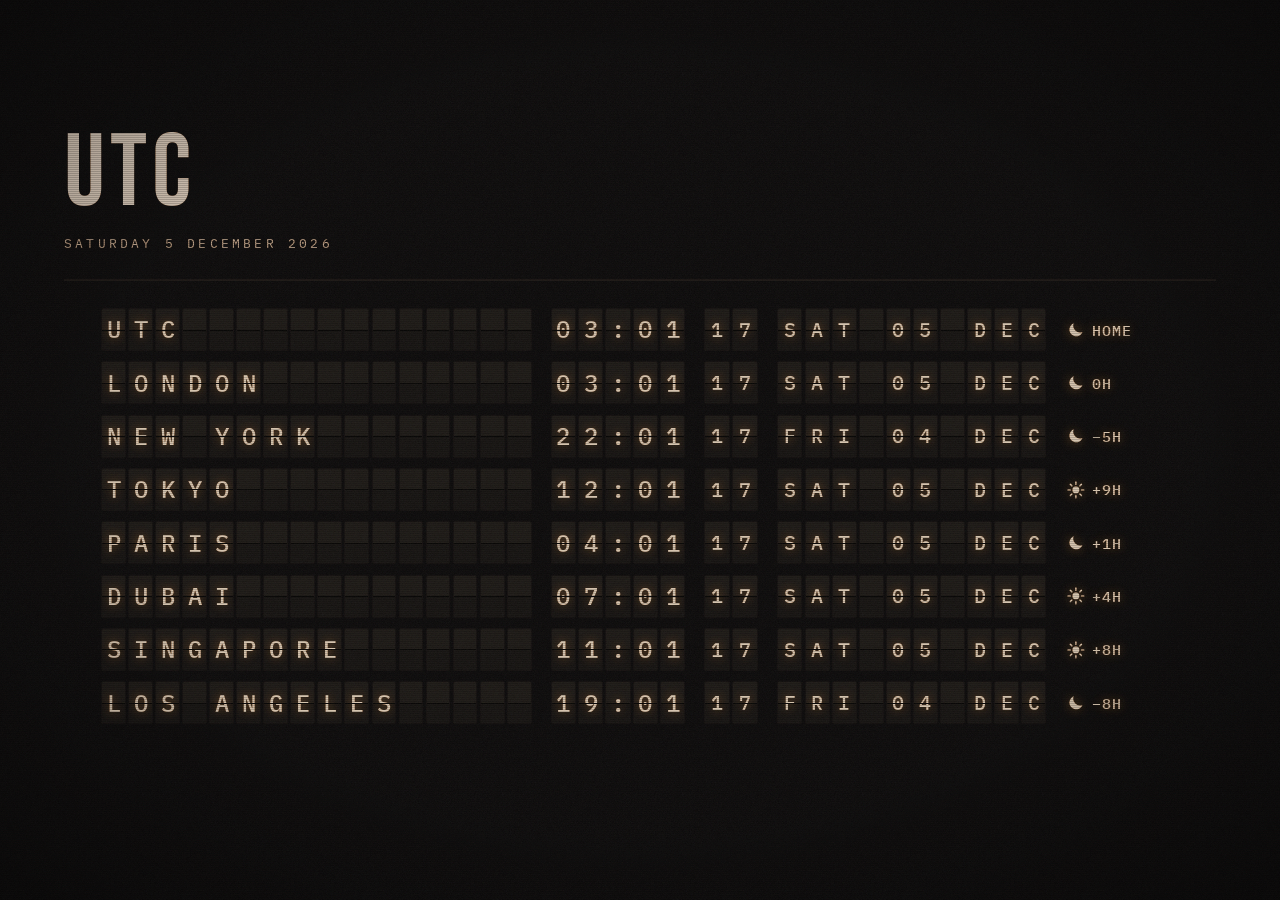
<file: app/src/main/assets/index.html>
<!DOCTYPE html>
<html lang="en">
<head>
<meta charset="UTF-8">
<meta name="viewport" content="width=device-width, initial-scale=1.0, viewport-fit=cover">
<meta name="theme-color" content="#080808">
<meta name="description" content="Split-Flap World Clock: an atmospheric split-flap departure board for world time">
<meta name="author" content="Shaz Moghaddam, London">
<meta name="mobile-web-app-capable" content="yes">
<meta name="apple-mobile-web-app-capable" content="yes">
<meta name="apple-mobile-web-app-status-bar-style" content="black-translucent">
<meta name="apple-mobile-web-app-title" content="Split-Flap">
<link rel="icon" href="data:image/svg+xml,%3Csvg xmlns='http://www.w3.org/2000/svg' viewBox='0 0 32 32'%3E%3Crect width='32' height='32' rx='7' fill='%230c0d0e'/%3E%3Crect x='5' y='6' width='10' height='20' rx='2' fill='%232a2b2d'/%3E%3Crect x='17' y='6' width='10' height='20' rx='2' fill='%232a2b2d'/%3E%3Crect x='5' y='6' width='10' height='9.5' rx='2' fill='%233a3b3e'/%3E%3Crect x='17' y='6' width='10' height='9.5' rx='2' fill='%233a3b3e'/%3E%3Cpath d='M4 16h24' stroke='%23050505' stroke-width='1.6'/%3E%3Crect x='5' y='27.5' width='22' height='1.6' rx='.8' fill='%23e05050'/%3E%3C/svg%3E">
<title>Split-Flap World Clock</title>

<style>
/* ── Self-hosted fonts ── */
@font-face {
  font-family: 'Bebas Neue';
  src: url('[data-uri]') format('woff2');
  font-weight: 400;
  font-style: normal;
  unicode-range: U+0100-024F, U+0259, U+1E00-1EFF, U+2020, U+20A0-20AB, U+20AD-20CF, U+2113, U+2C60-2C7F, U+A720-A7FF;
  font-display: block;
}
@font-face {
  font-family: 'Bebas Neue';
  src: url('[data-uri]') format('woff2');
  font-weight: 400;
  font-style: normal;
  font-display: block;
}
@font-face {
  font-family: 'IBM Plex Mono';
  src: url('[data-uri]') format('woff2');
  font-weight: 300;
  font-style: normal;
  font-display: block;
}
@font-face {
  font-family: 'IBM Plex Mono';
  src: url('[data-uri]') format('woff2');
  font-weight: 400;
  font-style: normal;
  font-display: block;
}
@font-face {
  font-family: 'IBM Plex Mono';
  src: url('[data-uri]') format('woff2');
  font-weight: 500;
  font-style: normal;
  font-display: block;
}
</style>


<style>
/* ─────────────────────────────────────────────────────
   DESIGN TOKENS
───────────────────────────────────────────────────── */
:root {
  --bg:          #080808;
  --board:       #0c0d0e;
  --tile:        #1a1b1c;
  --tile-top:    #1d1e1f;
  --tile-bot:    #161718;
  --seam:        #050505;
  --rule:        #1a1a1c;
  --rule-strong: #34353a;
  /* Two readable text levels: --text for main text, --text-mid for
     everything secondary. --text-dim is only for placeholders and marks. */
  --text:        #ebe8df;
  --text-mid:    #c4c1b8;
  --text-dim:    #9e9b92;
  --flap-ink:    #ece6d6;   /* characters on the flaps (user can change) */
  --flap-glow:   rgba(255, 176, 80, 0.42);   /* backlit glow behind them */
  --accent:      #b8a068;
  --accent-dim:  #6a5c38;
  --danger:      #8b3a3a;
  --danger-hover:#c04040;
  --overlay-bg:  rgba(4,4,4,0.92);

  --row-cols: 18px 16fr 5fr 2fr 10fr calc(var(--tile-h, 48px) * 2.4) 28px;

  --font-display: 'Bebas Neue', sans-serif;
  --font-mono:    'IBM Plex Mono', monospace;

  /* Theme transition — all accent-driven colours blend smoothly */
  --theme-transition: color 0.4s ease, border-color 0.4s ease, background-color 0.4s ease;
}

/* ─────────────────────────────────────────────────────
   BASE & LAYOUT
───────────────────────────────────────────────────── */
*, *::before, *::after { box-sizing: border-box; margin: 0; padding: 0; }
html, body {
  width: 100%; height: 100%;
  overflow: hidden; background: var(--bg);
}
body {
  font-family: var(--font-mono);
  display: flex;
  align-items: stretch;
  justify-content: stretch;
  -webkit-font-smoothing: antialiased;
  cursor: none;
}

/* ─────────────────────────────────────────────────────
   STAGE & BOARD — true fullscreen
───────────────────────────────────────────────────── */
.stage {
  /* dvh is the height you can actually see. On iPhone and iPad, 100vh is
     taller than that (it ignores Safari's toolbars), which pushed the bottom
     of the board and the controls out of reach. vh stays as the fallback. */
  width: 100%;
  height: 100vh;
  height: 100dvh;
  padding: 0;
  animation: introFade 3s ease-out forwards;
  opacity: 0;
  position: relative;
  display: flex;
  flex-direction: column;
}

@keyframes introFade {
  from { opacity: 0; transform: translateY(10px); }
  to   { opacity: 1; transform: translateY(0); }
}

.board {
  background: var(--board);
  padding: 5vh 5vw 10vh 5vw;
  padding:
    max(5dvh, env(safe-area-inset-top, 0px))
    max(5vw, env(safe-area-inset-right, 0px))
    max(10dvh, env(safe-area-inset-bottom, 0px))
    max(5vw, env(safe-area-inset-left, 0px));
  border: none;
  flex: 1;
  display: flex;
  flex-direction: column;
  justify-content: center;
}

/* ─────────────────────────────────────────────────────
   BOTTOM CONTROLS BAR (settings + sound)
───────────────────────────────────────────────────── */
.controls-bar {
  /* Fixed, so it stays on the visible screen and clear of the home bar */
  position: fixed;
  bottom: max(28px, calc(env(safe-area-inset-bottom, 0px) + 12px));
  right: max(28px, calc(env(safe-area-inset-right, 0px) + 12px));
  max-width: calc(100% - 32px);
  display: flex;
  align-items: center;
  gap: 10px;
  opacity: 0;
  pointer-events: none;
  transition: opacity 0.3s;
  z-index: 10;
}
body.show-cursor .controls-bar { opacity: 1; pointer-events: all; }

/* Shared icon button style */
.ctrl-btn {
  width: 32px; height: 32px;
  background: none;
  border: 1px solid var(--danger);
  color: var(--danger-hover);
  cursor: pointer;
  display: flex; align-items: center; justify-content: center;
  transition: color 0.35s ease, border-color 0.35s ease;
  flex-shrink: 0;
}
.ctrl-btn:hover       { color: var(--danger-hover); border-color: var(--danger); }
.ctrl-btn.muted:hover { color: var(--danger-hover); border-color: var(--danger); }

/* Time format toggle — wider to fit "24H" / "12H" text */
.ctrl-btn--text {
  width: auto;
  padding: 0 9px;
  font-family: var(--font-mono);
  font-size: 10px;
  letter-spacing: 0.25em;
  font-weight: 500;
}
/* Active 12h state — accent colour to signal it's non-default */
.ctrl-btn--text.active {
  color: var(--danger-hover);
  border-color: var(--danger);
}

/* AM/PM badge floating on the time cell */
.cell-time { position: relative; }
.ampm-badge {
  position: absolute;
  top: -7px;
  right: -2px;
  font-family: var(--font-mono);
  font-size: 8px;
  font-weight: 500;
  letter-spacing: 0.15em;
  color: var(--danger-hover);
  line-height: 1;
  opacity: 0;
  transition: opacity 0.3s ease;
  pointer-events: none;
  white-space: nowrap;
  z-index: 10;
}
.ampm-badge.visible { opacity: 1; }

/* Show controls on mouse movement */
body.show-cursor { cursor: default; }

/* Divider between settings and sound group */
.ctrl-divider {
  width: 1px; height: 20px;
  background: var(--danger);
  flex-shrink: 0;
  transition: background 0.35s ease;
}

.sound-vol-wrap {
  display: flex;
  align-items: center;
  gap: 8px;
}
.sound-label {
  font-size: 11px;
  letter-spacing: 0.24em;
  color: var(--danger-hover);
  text-transform: uppercase;
  white-space: nowrap;
  transition: color 0.35s ease;
}
.sound-vol {
  -webkit-appearance: none;
  appearance: none;
  width: 100px;
  height: 2px;
  background: var(--danger);
  outline: none;
  cursor: pointer;
  transition: background 0.35s ease;
}
.sound-vol::-webkit-slider-thumb {
  -webkit-appearance: none;
  width: 10px; height: 10px;
  background: var(--danger-hover);
  border: none;
  cursor: pointer;
  transition: background 0.35s ease;
}
.sound-vol::-webkit-slider-thumb:hover { background: var(--danger-hover); }
.sound-vol::-moz-range-thumb {
  width: 10px; height: 10px;
  background: var(--danger-hover);
  border: none;
  cursor: pointer;
}
.sound-vol-val {
  font-size: 11px;
  color: var(--danger-hover);
  letter-spacing: 0.05em;
  width: 14px;
  text-align: right;
  transition: color 0.35s ease;
}

/* ─────────────────────────────────────────────────────
   HEADER (LOCAL TIME)
───────────────────────────────────────────────────── */
.header {
  display: flex;
  justify-content: space-between;
  align-items: flex-end;
  padding-bottom: 3vh;
  border-bottom: 2px solid var(--rule);
  margin-bottom: 3vh;
}
.local-info { display: flex; flex-direction: column; gap: clamp(4px, 0.8vh, 10px); }
.label {
  font-size: 10px;
  letter-spacing: 0.5em;
  text-transform: uppercase;
  color: var(--text-mid);
}
.local-city {
  font-family: var(--font-display);
  font-size: clamp(30px, min(8vw, 13vh), 180px);
  color: var(--text);
  line-height: 0.85;
  letter-spacing: 0.05em;
}
.local-time {
  font-family: var(--font-display);
  font-size: clamp(80px, 14vw, 200px);
  color: var(--accent);
  line-height: 0.8;
  font-variant-numeric: tabular-nums;
  transition: var(--theme-transition);
}
.local-date {
  font-size: clamp(10px, 1vw, 18px);
  letter-spacing: 0.25em;
  color: var(--text-mid);
  text-transform: uppercase;
  margin-top: 10px;
}

/* ─────────────────────────────────────────────────────
   SPLIT-FLAP GRID
───────────────────────────────────────────────────── */
.rows {
  display: flex;
  flex-direction: column;
  gap: calc(var(--tile-h, 48px) * 0.24);
}
.row {
  display: grid;
  grid-template-columns: var(--row-cols);
  align-items: center;
  gap: clamp(10px, 1.5vw, 24px);
}
.flap-cell { display: flex; gap: max(2px, calc(var(--tile-h, 48px) * 0.05)); }

.tile {
  height: var(--tile-h, clamp(36px, 4.2vh, 56px));
  flex: 1;
  background: var(--tile);
  position: relative;
  display: flex;
  align-items: center;
  justify-content: center;
  overflow: hidden;
  border: 1px solid rgba(0,0,0,0.3);
  border-radius: max(2px, calc(var(--tile-h, 48px) * 0.06));
}
.tile::after {
  content: '';
  position: absolute;
  left: 0; right: 0; top: 50%;
  height: 1px;
  background: var(--seam);
  z-index: 5;
}
.tile-half { position: absolute; left: 0; right: 0; z-index: 1; }
.tile-half--top { top: 0; bottom: 50%; background: var(--tile-top); }
.tile-half--bot { top: 50%; bottom: 0; background: var(--tile-bot); }
.tile-char {
  position: relative;
  z-index: 3;
  color: var(--flap-ink);
  font-size: calc(var(--tile-h, 48px) * 0.56);
  font-weight: 500;
  line-height: 1;
  text-transform: uppercase;
  /* Backlit glow, like a lit departure board */
  text-shadow: 0 0 calc(var(--tile-h, 48px) * 0.22) var(--flap-glow);
}
body.no-glow .tile-char { text-shadow: none; }
.cell-day .tile-char  { font-size: calc(var(--tile-h, 48px) * 0.46); }
.cell-sec .tile-char  { font-size: calc(var(--tile-h, 48px) * 0.46); }

/* Day/night icon and time difference from home.
   Both use the character colour, glow included, so they match the board. */
.row-info {
  display: flex;
  align-items: center;
  justify-content: flex-start;
  gap: calc(var(--tile-h, 48px) * 0.16);
  color: var(--flap-ink);
  text-shadow: 0 0 calc(var(--tile-h, 48px) * 0.22) var(--flap-glow);
  font-family: var(--font-mono);
  font-weight: 500;
  font-size: calc(var(--tile-h, 48px) * 0.36);
  letter-spacing: 0.06em;
  white-space: nowrap;
}
.row-info__icon { display: flex; width: calc(var(--tile-h, 48px) * 0.46); height: calc(var(--tile-h, 48px) * 0.46); filter: drop-shadow(0 0 calc(var(--tile-h, 48px) * 0.12) var(--flap-glow)); }
.row-info__icon svg { width: 100%; height: 100%; }
body.no-glow .row-info { text-shadow: none; }
body.no-glow .row-info__icon { filter: none; }

/* Row delete button */
.row-delete {
  width: min(28px, var(--tile-h, 28px)); height: min(28px, var(--tile-h, 28px));
  background: none;
  border: 1px solid var(--rule-strong);
  border-radius: 50%;
  color: var(--text-mid);
  font-size: 13px;
  cursor: pointer;
  display: flex; align-items: center; justify-content: center;
  opacity: 0;
  transition: opacity 0.2s, color 0.2s, border-color 0.2s;
  flex-shrink: 0;
}
.row:hover .row-delete,
body.show-cursor .row-delete { opacity: 0.9; }
.row-delete:hover { opacity: 1 !important; color: var(--danger-hover); border-color: var(--danger); cursor: pointer; }

/* ── DRAG HANDLE ── */
.row-drag {
  width: 18px;
  display: flex;
  align-items: center;
  justify-content: center;
  color: var(--text-mid);
  font-size: min(20px, calc(var(--tile-h, 48px) * 0.9));
  line-height: 1;
  height: var(--tile-h, 48px);
  opacity: 0;
  cursor: grab;
  flex-shrink: 0;
  transition: opacity 0.2s, color 0.2s;
  user-select: none;
  touch-action: none;
  letter-spacing: -1px;
}
.row:hover .row-drag,
body.show-cursor .row-drag { opacity: 0.9; }
.row-drag:hover              { opacity: 1 !important; color: var(--text); }
.row-drag:active             { cursor: grabbing; }
.row.home-row .row-drag      { opacity: 0 !important; pointer-events: none; cursor: default; }

/* Rows being shifted during drag */
.row { transition: transform 0.18s ease; }

/* The row whose slot is "occupied" by the ghost — faded placeholder */
.row.drag-source {
  opacity: 0.25;
  pointer-events: none;
}

/* Floating ghost clone */
.drag-ghost {
  position: fixed;
  z-index: 300;
  pointer-events: none;
  opacity: 0.92;
  box-shadow: 0 8px 32px rgba(0,0,0,0.7);
  background: var(--board);
  border: 1px solid var(--rule);
  will-change: transform;
  display: grid;
  grid-template-columns: var(--row-cols);
  align-items: center;
  gap: clamp(10px, 1.5vw, 24px);
  padding: 0 clamp(10px, 1.5vw, 24px);
}

/* ── SPLIT FLAP ──
   A change is two hinged halves, like a real board:
   the top half of the old character falls forward and away,
   then the bottom half of the new one drops into place.
   flapTo() in the script builds these for a moment, then
   removes them. --flap-half is the time for each half. */
.tile { perspective: calc(var(--tile-h, 48px) * 5); }
.flap {
  position: absolute;
  left: 0; right: 0;
  height: 50%;
  overflow: hidden;
  z-index: 4;
  backface-visibility: hidden;
  will-change: transform;
}
.flap--top    { top: 0;    background: var(--tile-top); transform-origin: 50% 100%; animation: flapFall var(--flap-half, 90ms) ease-in forwards; }
.flap--bottom { bottom: 0; background: var(--tile-bot); transform-origin: 50% 0;    transform: rotateX(90deg); animation: flapLand var(--flap-half, 90ms) ease-out var(--flap-half, 90ms) forwards; }
.flap--static { bottom: 0; background: var(--tile-bot); z-index: 3; }
.flap .tile-char {
  position: absolute;
  left: 0; right: 0;
  height: 200%;
  display: flex;
  align-items: center;
  justify-content: center;
}
.flap--top .tile-char { top: 0; }
.flap--bottom .tile-char, .flap--static .tile-char { top: -100%; }
@keyframes flapFall {
  from { transform: rotateX(0deg);   filter: brightness(1); }
  to   { transform: rotateX(-90deg); filter: brightness(0.55); }
}
@keyframes flapLand {
  0%   { transform: rotateX(90deg); filter: brightness(1.35); }
  80%  { transform: rotateX(-6deg); filter: brightness(1); }
  100% { transform: rotateX(0deg);  filter: brightness(1); }
}

/* ─────────────────────────────────────────────────────
   CITY PICKER OVERLAY
───────────────────────────────────────────────────── */
.overlay {
  display: none;
  position: fixed;
  inset: 0;
  background: var(--overlay-bg);
  z-index: 100;
  align-items: center;
  justify-content: center;
  cursor: default;
}
.overlay.open { display: flex; }

.picker {
  background: #0e0f10;
  border: 1px solid var(--rule-strong);
  border-radius: 16px;
  overflow: hidden;
  box-shadow: 0 30px 80px rgba(0,0,0,0.6);
  width: min(580px, 92vw);
  height: min(600px, 88vh);
  display: flex;
  flex-direction: column;
  animation: pickerIn 0.25s ease-out;
}
@keyframes pickerIn {
  from { opacity: 0; transform: scale(0.97) translateY(8px); }
  to   { opacity: 1; transform: scale(1) translateY(0); }
}
.picker-header {
  padding: 28px 32px 20px;
  border-bottom: 1px solid var(--rule);
  display: flex;
  justify-content: space-between;
  align-items: center;
}
.picker-title {
  font-family: var(--font-display);
  font-size: 28px;
  letter-spacing: 0.08em;
  color: var(--text);
}
.picker-close {
  background: none; border: 1px solid var(--rule-strong);
  border-radius: 50%;
  color: var(--text-mid); font-size: 18px;
  width: 34px; height: 34px; cursor: pointer;
  display: flex; align-items: center; justify-content: center;
  transition: color 0.2s, border-color 0.2s;
}
.picker-close:hover { color: var(--text); border-color: var(--text-dim); }

.picker-search-wrap {
  padding: 16px 32px;
  border-bottom: 1px solid var(--rule);
}
.picker-search {
  width: 100%;
  background: #141516;
  border: 1px solid var(--rule-strong);
  border-radius: 999px;
  color: var(--text);
  font-family: var(--font-mono);
  font-size: 13px;
  padding: 10px 18px;
  outline: none;
  letter-spacing: 0.05em;
}
.picker-search::placeholder { color: var(--text-dim); }
.picker-search:focus { border-color: var(--danger-hover); }

.picker-list {
  overflow-y: auto;
  flex: 1;
  padding: 8px 0;
}
.picker-list::-webkit-scrollbar { width: 4px; }
.picker-list::-webkit-scrollbar-track { background: transparent; }
.picker-list::-webkit-scrollbar-thumb { background: var(--danger); }

.picker-item {
  display: flex;
  align-items: center;
  justify-content: space-between;
  padding: 11px 32px;
  cursor: pointer;
  transition: background 0.15s;
  border-bottom: 1px solid #18191b;
}
.picker-item:hover { background: rgba(255,255,255,0.035); }
.picker-item.is-home { cursor: default; }
.picker-item.is-home:hover { background: none; }
.picker-item.is-full { cursor: default; }
.picker-item.is-full .picker-city-name { color: var(--text-mid); }

.picker-item-left { display: flex; flex-direction: column; gap: 3px; }
.picker-city-name {
  font-family: var(--font-display);
  font-size: 20px;
  letter-spacing: 0.06em;
  color: var(--text);
}
.picker-tz-name {
  font-size: 11px;
  letter-spacing: 0.16em;
  color: var(--text-mid);
  text-transform: uppercase;
}
.picker-item-time {
  font-family: var(--font-display);
  font-size: 22px;
  color: var(--text-mid);
  letter-spacing: 0.05em;
}
.picker-item-right { display: flex; align-items: center; gap: 14px; }
/* Add / on-board state: a round toggle */
.picker-add-icon {
  width: 28px; height: 28px;
  border-radius: 50%;
  border: 1px solid var(--rule-strong);
  display: flex; align-items: center; justify-content: center;
  font-size: 15px;
  line-height: 1;
  color: var(--text-mid);
  transition: color 0.15s, border-color 0.15s, background 0.15s;
}
.picker-item:hover .picker-add-icon { color: var(--text); border-color: var(--text-dim); }
.picker-item.selected .picker-add-icon { color: #fff; background: var(--danger); border-color: var(--danger); }
.picker-item.selected:not(.is-home):hover .picker-add-icon { background: transparent; color: var(--danger-hover); border-color: var(--danger-hover); }
.picker-item.is-home .picker-add-icon { background: transparent; border-color: var(--rule-strong); color: var(--text-mid); font-size: 10px; letter-spacing: .1em; width: auto; padding: 0 10px; border-radius: 999px; }
.picker-item.is-full .picker-add-icon { opacity: 0.4; }

.picker-footer {
  padding: 14px 32px;
  border-top: 1px solid var(--rule);
  display: flex;
  justify-content: space-between;
  align-items: center;
}
.picker-count {
  font-size: 11px;
  letter-spacing: 0.16em;
  color: var(--text-mid);
  text-transform: uppercase;
}
.picker-count[hidden] { display: block; visibility: hidden; }
.picker-count span { color: var(--danger-hover); }
.picker-done {
  background: none;
  border: 1px solid var(--danger);
  border-radius: 999px;
  color: #fff;
  background: var(--danger);
  font-family: var(--font-mono);
  font-size: 11px;
  font-weight: 500;
  letter-spacing: 0.2em;
  text-transform: uppercase;
  padding: 9px 22px;
  cursor: pointer;
  transition: background 0.2s, color 0.2s, border-color 0.2s;
}
.picker-done:hover { background: var(--danger-hover); border-color: var(--danger-hover); }

.no-results {
  padding: 30px 32px;
  font-size: 11px;
  letter-spacing: 0.25em;
  color: var(--text-mid);
  text-transform: uppercase;
}

/* ─────────────────────────────────────────────────────
   PICKER TABS
───────────────────────────────────────────────────── */
.picker-tabs {
  display: flex;
  gap: 4px;
  padding: 0 32px;
  border-bottom: 1px solid var(--rule);
}
.picker-tab {
  background: none;
  border: none;
  border-bottom: 2px solid transparent;
  color: var(--text-mid);
  font-family: var(--font-mono);
  font-size: 12px;
  font-weight: 500;
  letter-spacing: 0.16em;
  text-transform: uppercase;
  padding: 14px 14px 12px;
  margin-bottom: -1px;
  cursor: pointer;
  transition: color 0.2s, border-color 0.2s;
}
.picker-tab:first-child { margin-left: -14px; }
.picker-tab:hover { color: var(--text); }
.picker-tab.active { color: var(--text); border-bottom-color: var(--danger-hover); }

/* Panel visibility */
.picker-panel { display: none; flex-direction: column; flex: 1; overflow: hidden; min-height: 0; }
.picker-panel.active { display: flex; }

/* ─────────────────────────────────────────────────────
   COLOURS AND SOUND PANELS
───────────────────────────────────────────────────── */
.pref-panel {
  padding: 24px 32px;
  display: flex;
  flex-direction: column;
  gap: 26px;
  overflow-y: auto;
  flex: 1;
  min-height: 0;
}
.pref-section { display: flex; flex-direction: column; gap: 12px; }
.pref-row { flex-direction: row; align-items: center; justify-content: space-between; gap: 20px; }
.pref-head { display: flex; flex-direction: column; gap: 3px; }
.pref-label {
  margin: 0;
  font-family: var(--font-mono);
  font-size: 12px;
  font-weight: 500;
  letter-spacing: 0.16em;
  text-transform: uppercase;
  color: var(--text);
}
.pref-hint { margin: 0; font-size: 12px; letter-spacing: 0.02em; color: var(--text-mid); }

/* Colour swatches, with a custom picker as the last one */
.swatches { display: flex; flex-wrap: wrap; gap: 10px; }
.swatch {
  position: relative;
  width: 34px; height: 34px;
  border-radius: 50%;
  border: 2px solid transparent;
  padding: 3px;
  background: none;
  cursor: pointer;
  transition: border-color 0.2s, transform 0.15s;
}
.swatch:hover { transform: scale(1.08); }
.swatch span { display: block; width: 100%; height: 100%; border-radius: 50%; box-shadow: inset 0 0 0 1px rgba(255,255,255,0.12); }
.swatch.active { border-color: var(--text); }
.swatch--custom span {
  background: conic-gradient(#ff5f5f, #ffcf4d, #6ee7a0, #4dc3ff, #9d7bff, #ff6fc8, #ff5f5f);
}
.swatch--custom input {
  position: absolute; inset: 0;
  width: 100%; height: 100%;
  opacity: 0;
  cursor: pointer;
  border: 0; padding: 0;
}
.swatch--custom.active span { box-shadow: inset 0 0 0 7px var(--swatch-custom, transparent); }

/* On/off switch */
.switch {
  flex-shrink: 0;
  position: relative;
  width: 44px; height: 24px;
  border-radius: 999px;
  border: 1px solid var(--rule-strong);
  background: #1b1c1e;
  cursor: pointer;
  transition: background 0.2s, border-color 0.2s;
}
.switch span {
  position: absolute; top: 3px; left: 3px;
  width: 16px; height: 16px;
  border-radius: 50%;
  background: var(--text-dim);
  transition: transform 0.2s, background 0.2s;
}
.switch[aria-checked="true"] { background: var(--danger); border-color: var(--danger); }
.switch[aria-checked="true"] span { transform: translateX(20px); background: #fff; }

.pref-reset {
  align-self: flex-start;
  background: none;
  border: 1px solid var(--rule-strong);
  border-radius: 999px;
  color: var(--text-mid);
  font-family: var(--font-mono);
  font-size: 11px;
  letter-spacing: 0.14em;
  text-transform: uppercase;
  padding: 8px 16px;
  cursor: pointer;
  transition: color 0.2s, border-color 0.2s;
}
.pref-reset:hover { color: var(--text); border-color: var(--text-dim); }

/* Shortcuts list */
.keys { margin: 0; display: grid; }
.keys div {
  display: grid;
  grid-template-columns: 150px 1fr;
  gap: 14px;
  align-items: baseline;
  padding: 10px 0;
  border-top: 1px solid #1c1d20;
  font-size: 13px;
  color: var(--text-mid);
}
.keys div:first-child { border-top: 0; padding-top: 2px; }
.keys dt { color: var(--text); font-family: var(--font-mono); font-size: 12px; letter-spacing: 0.06em; text-transform: uppercase; }
.keys dd { margin: 0; }
kbd {
  display: inline-block;
  min-width: 1.9em;
  padding: 2px 7px;
  border: 1px solid var(--rule-strong);
  border-bottom-width: 2px;
  border-radius: 6px;
  background: #18191b;
  color: var(--text);
  font-family: var(--font-mono);
  font-size: 11px;
  text-align: center;
  text-transform: none;
}

/* Sound profiles */
.sound-kits { display: flex; flex-direction: column; gap: 8px; }
.kit-card {
  display: flex;
  align-items: center;
  gap: 14px;
  padding: 12px 14px;
  border: 1px solid var(--rule-strong);
  border-radius: 10px;
  cursor: pointer;
  transition: border-color 0.2s, background 0.2s;
}
.kit-card:hover { background: rgba(255,255,255,0.03); }
.kit-card.active { border-color: var(--danger-hover); background: rgba(255,255,255,0.04); }
.kit-radio {
  flex-shrink: 0;
  width: 16px; height: 16px;
  border-radius: 50%;
  border: 2px solid var(--text-dim);
  transition: border-color 0.2s, box-shadow 0.2s;
}
.kit-card.active .kit-radio { border-color: var(--danger-hover); box-shadow: inset 0 0 0 3px #0e0f10, inset 0 0 0 8px var(--danger-hover); }
.kit-text { display: flex; flex-direction: column; gap: 3px; min-width: 0; }
.kit-name {
  font-family: var(--font-mono);
  font-size: 12px;
  font-weight: 500;
  letter-spacing: 0.14em;
  text-transform: uppercase;
  color: var(--text);
}
.kit-desc { font-size: 12px; color: var(--text-mid); }
.kit-preview {
  margin-left: auto;
  flex-shrink: 0;
  width: 34px; height: 34px;
  border-radius: 50%;
  border: 1px solid var(--rule-strong);
  background: none;
  color: var(--text-mid);
  cursor: pointer;
  display: flex; align-items: center; justify-content: center;
  transition: color 0.2s, border-color 0.2s, background 0.2s;
}
.kit-preview svg { width: 12px; height: 12px; margin-left: 2px; }
.kit-preview:hover, .kit-preview.playing { color: #fff; background: var(--danger); border-color: var(--danger); }

/* ─────────────────────────────────────────────────────
   CIRCADIAN TINTING
   JS writes these every minute. The overlay tints the whole
   scene via mix-blend-mode: color so the amber never bleaches
   the CRT scanlines or grain layers above it.
   --ct-tint     : the target hue as an rgb() string
   --ct-opacity  : 0 (noon) → 0.28 (deep night)
   --ct-brightness: 1 (day) → 0.72 (night) applied to .board
───────────────────────────────────────────────────── */
:root {
  --ct-tint:       rgb(255, 147, 41);
  --ct-opacity:    0;
  --ct-brightness: 1;
}

#circadian-tint {
  position: fixed;
  inset: 0;
  z-index: 199;           /* just below scanlines (200) */
  pointer-events: none;
  background: var(--ct-tint);
  opacity: var(--ct-opacity);
  mix-blend-mode: color;
  /* The transition gives the imperceptibly slow melt between states */
  transition: opacity 90s linear, background 90s linear;
}

/* Board brightness dims at night — this is separate from the tint
   overlay and affects actual luminance, not just hue             */
.board {
  transition: filter 90s linear;
  filter: brightness(var(--ct-brightness));
}

/* ─────────────────────────────────────────────────────
   CRT & FILM GRAIN OVERLAY
   Layer order (bottom → top):
     1. .crt-scanlines  — horizontal line bands (repeating-linear-gradient)
     2. .crt-grain      — SVG feTurbulence noise texture, animated
     3. .crt-vignette   — radial darkening at corners
───────────────────────────────────────────────────── */

/* 1 ─ SCANLINES
   Two interleaved gradients: faint dark bands every 2 px
   opacity kept low so underlying content stays readable        */
.crt-scanlines {
  position: fixed;
  inset: 0;
  z-index: 200;
  pointer-events: none;
  background:
    repeating-linear-gradient(
      to bottom,
      transparent            0px,
      transparent            1px,
      rgba(0, 0, 0, 0.18)    1px,
      rgba(0, 0, 0, 0.18)    2px
    );
  mix-blend-mode: multiply;
}

/* 2 ─ FILM GRAIN
   Uses an SVG data-URI filter applied to a pseudo-element so the
   noise is composited as a screen blend, giving a bright grain
   rather than a dark smear.  JS animates --grain-seed each frame
   to keep the texture in motion.                                */
.crt-grain {
  position: fixed;
  inset: 0;
  z-index: 201;
  pointer-events: none;
  /* The actual noise is painted by the ::before */
}
.crt-grain::before {
  content: '';
  position: absolute;
  inset: -20%;        /* slightly oversize so edge pixels never tear */
  opacity: 0.065;
  mix-blend-mode: screen;
  background-image: url("data:image/svg+xml,%3Csvg xmlns='http://www.w3.org/2000/svg' width='300' height='300'%3E%3Cfilter id='n'%3E%3CfeTurbulence type='fractalNoise' baseFrequency='0.75' numOctaves='4' stitchTiles='stitch'/%3E%3C/filter%3E%3Crect width='300' height='300' filter='url(%23n)' opacity='1'/%3E%3C/svg%3E");
  background-size: 180px 180px;   /* tile at a finer pitch for authentic 16mm feel */
  animation: grainDrift 0.08s steps(1) infinite;
}

/* Shift the background-position on each step so the tile jumps
   to a new pseudo-random offset — this is the "motion" of grain */
@keyframes grainDrift {
   0% { background-position:   0%   0%; }
   10%{ background-position:  37%  17%; }
   20%{ background-position:  72%  53%; }
   30%{ background-position:  14%  81%; }
   40%{ background-position:  58%   6%; }
   50%{ background-position:  91%  44%; }
   60%{ background-position:  23%  69%; }
   70%{ background-position:  66%  29%; }
   80%{ background-position:   5%  92%; }
   90%{ background-position:  48%  11%; }
  100%{ background-position:  83%  57%; }
}

/* 3 ─ VIGNETTE
   Darkens corners like a CRT's phosphor falloff / lens barrel.
   radial-gradient from transparent at centre to black at edges.  */
.crt-vignette {
  position: fixed;
  inset: 0;
  z-index: 202;
  pointer-events: none;
  background: radial-gradient(
    ellipse at 50% 50%,
    transparent  55%,
    rgba(0, 0, 0, 0.35) 100%
  );
}

/* ─────────────────────────────────────────────────────
   SMALL SCREENS, TOUCH AND REDUCED MOTION
───────────────────────────────────────────────────── */
/* Phones in landscape: tighter margins so every row fits */
@media (max-height: 520px) {
  .board  {
    padding: 4vh 4vw 12vh 4vw;
    padding:
      max(4dvh, env(safe-area-inset-top, 0px))
      max(4vw, env(safe-area-inset-right, 0px))
      max(12dvh, env(safe-area-inset-bottom, 0px))
      max(4vw, env(safe-area-inset-left, 0px));
  }
  .header { padding-bottom: 2vh; margin-bottom: 2.5vh; }
  .local-date { margin-top: 4px; }
  .controls-bar {
    bottom: max(12px, calc(env(safe-area-inset-bottom, 0px) + 8px));
    right: max(16px, calc(env(safe-area-inset-right, 0px) + 8px));
  }
  .picker { height: 94vh; }
  .picker-header { padding: 10px 20px 8px; }
  .picker-title { font-size: 20px; }
  .picker-tab { padding: 9px 12px 8px; }
  .picker-search-wrap { padding: 8px 20px; }
  .picker-search { padding: 7px 12px; }
  .picker-item { padding: 7px 20px; }
  .picker-footer { padding: 7px 20px !important; }
  .picker-done { padding-top: 6px; padding-bottom: 6px; }
  .pref-panel { padding: 14px 20px; gap: 16px; }
  .picker-tabs { padding: 0 20px; }
  .kit-card { padding: 8px 12px; }
  .swatch { width: 30px; height: 30px; }
}

/* Narrow screens: a slimmer bar, so it fits inside the screen */
@media (max-width: 640px) {
  .controls-bar { gap: 6px; }
  .sound-label { display: none; }
  .sound-vol { width: 64px; }
}

/* Phones held upright: 33 tiles per row can't be read at that width,
   so the board waits behind a "turn your phone" card. Tablets and
   anything wider than 700px are unaffected. */
.rotate-hint { display: none; }
@media (orientation: portrait) and (max-width: 700px) {
  .rotate-hint {
    position: fixed;
    inset: 0;
    z-index: 200;
    display: flex;
    flex-direction: column;
    align-items: center;
    justify-content: center;
    gap: 20px;
    padding: 32px max(32px, env(safe-area-inset-right, 0px)) 32px max(32px, env(safe-area-inset-left, 0px));
    background: var(--bg);
    color: var(--text-mid);
    text-align: center;
    cursor: default;
  }
  .stage, .first-hint { visibility: hidden; }
}
.rotate-hint__icon { width: 64px; height: 64px; color: var(--accent); animation: rotateNudge 2.4s ease-in-out infinite; }
.rotate-hint__title { font-family: var(--font-display); font-size: 34px; letter-spacing: 0.06em; color: var(--text); }
.rotate-hint__text { max-width: 28ch; font-size: 12px; line-height: 1.7; letter-spacing: 0.08em; text-transform: uppercase; }
@keyframes rotateNudge {
  0%, 30%   { transform: rotate(0deg); }
  55%, 85%  { transform: rotate(-90deg); }
  100%      { transform: rotate(0deg); }
}

/* Touch screens: bar buttons big enough to tap */
@media (hover: none) {
  .ctrl-btn { min-width: 40px; min-height: 40px; }
}

/* First-visit hint */
.first-hint {
  position: fixed;
  left: 50%; bottom: 32px;
  z-index: 50;
  display: flex;
  align-items: center;
  flex-wrap: wrap;
  justify-content: center;
  gap: 10px 16px;
  max-width: calc(100vw - 32px);
  padding: 12px 22px;
  border: 1px solid var(--rule-strong);
  border-radius: 999px;
  background: rgba(14, 15, 16, 0.92);
  box-shadow: 0 12px 40px rgba(0,0,0,0.5);
  color: var(--text-mid);
  font-family: var(--font-mono);
  font-size: 12px;
  letter-spacing: 0.04em;
  white-space: nowrap;
  opacity: 0;
  transform: translate(-50%, 8px);
  transition: opacity 0.6s ease, transform 0.6s ease;
  pointer-events: none;
}
.first-hint.visible { opacity: 1; transform: translate(-50%, 0); }
.first-hint b { color: var(--text); font-weight: 500; }
.first-hint__sep { width: 1px; height: 14px; background: var(--rule-strong); }
@media (max-width: 700px) { .first-hint { border-radius: 16px; } .first-hint__sep { display: none; } }

/* Credit line in Settings */
.picker-credit {
  margin-top: 4px;
  font-size: 11px;
  letter-spacing: 0.14em;
  text-transform: uppercase;
  color: var(--text-mid);
}
.picker-credit a { color: var(--text); text-decoration: none; }
.picker-credit a:hover { color: var(--text); }

@media (prefers-reduced-motion: reduce) {
  .stage { animation: none; opacity: 1; }
  .crt-grain::before { animation: none !important; }
  .rotate-hint__icon { animation: none; }
}
</style>
</head>
<body>

<div class="stage">
  <div class="board">
    <div class="header">
      <div class="local-info">
        <span class="local-city" id="localCity">—</span>
        <span class="local-date" id="localDate">—</span>
      </div>
    </div>
    <div class="rows" id="rowsContainer"></div>
  </div>

  <!-- Bottom controls bar: settings + sound -->
  <div class="controls-bar" id="controlsBar">
    <button class="ctrl-btn" id="settingsBtn" title="Settings" aria-label="Settings">
      <svg viewBox="0 0 24 24" width="16" height="16" fill="currentColor">
        <path d="M12 15.5A3.5 3.5 0 0 1 8.5 12 3.5 3.5 0 0 1 12 8.5a3.5 3.5 0 0 1 3.5 3.5 3.5 3.5 0 0 1-3.5 3.5m7.43-2.92c.04-.3.07-.62.07-.98 0-.36-.03-.66-.07-.98l2.11-1.65c.19-.15.24-.42.12-.64l-2-3.46c-.12-.22-.39-.3-.61-.22l-2.49 1c-.52-.4-1.08-.73-1.69-.98l-.38-2.65C14.46 2.18 14.25 2 14 2h-4c-.25 0-.46.18-.49.42l-.38 2.65c-.61.25-1.17.59-1.69.98l-2.49-1c-.23-.09-.49 0-.61.22l-2 3.46c-.13.22-.07.49.12.64l2.11 1.65c-.04.32-.07.65-.07.98 0 .33.03.66.07.98l-2.11 1.65c-.19.15-.24.42-.12.64l2 3.46c.12.22.39.3.61.22l2.49-1c.52.4 1.08.73 1.69.98l.38 2.65c.03.24.24.42.49.42h4c.25 0 .46-.18.49-.42l.38-2.65c.61-.25 1.17-.58 1.69-.98l2.49 1c.23.09.49 0 .61-.22l2-3.46c.12-.22.07-.49-.12-.64l-2.11-1.65z"/>
      </svg>
    </button>
    <div class="ctrl-divider"></div>
    <button class="ctrl-btn ctrl-btn--text" id="timeFormatBtn" title="Toggle 12h / 24h" aria-label="Toggle time format">24H</button>
    <div class="ctrl-divider"></div>
    <button class="ctrl-btn ctrl-btn--text" id="flipBtn" title="Full Flip cascade (F)" aria-label="Full Flip">F</button>
    <div class="ctrl-divider"></div>
    <button class="ctrl-btn" id="fullscreenBtn" title="Full screen (Shift+F)" aria-label="Toggle full screen">
      <svg viewBox="0 0 24 24" width="16" height="16" fill="currentColor"><path d="M7 14H5v5h5v-2H7v-3zm-2-4h2V7h3V5H5v5zm12 7h-3v2h5v-5h-2v3zM14 5v2h3v3h2V5h-5z"/></svg>
    </button>
    <div class="ctrl-divider"></div>
    <button class="ctrl-btn" id="muteBtn" title="Toggle mute" aria-label="Toggle mute">
      <svg id="muteIcon" viewBox="0 0 24 24" width="16" height="16" fill="currentColor">
        <path d="M3 9v6h4l5 5V4L7 9H3zm13.5 3c0-1.77-1.02-3.29-2.5-4.03v8.05c1.48-.73 2.5-2.25 2.5-4.02zM14 3.23v2.06c2.89.86 5 3.54 5 6.71s-2.11 5.85-5 6.71v2.06c4.01-.91 7-4.49 7-8.77s-2.99-7.86-7-8.77z"/>
      </svg>
    </button>
    <div class="sound-vol-wrap">
      <span class="sound-label">VOL</span>
      <input class="sound-vol" id="volSlider" type="range" min="1" max="10" value="5" step="1">
      <span class="sound-vol-val" id="volVal">5</span>
    </div>
  </div>
</div>

<!-- Phones held upright: ask for landscape (shown by CSS only) -->
<div class="rotate-hint" role="status">
  <svg class="rotate-hint__icon" viewBox="0 0 64 64" fill="none" stroke="currentColor" stroke-width="2.5" stroke-linecap="round" stroke-linejoin="round" aria-hidden="true">
    <rect x="20" y="8" width="24" height="48" rx="4"/>
    <path d="M29 50h6"/>
  </svg>
  <p class="rotate-hint__title">Turn your phone sideways</p>
  <p class="rotate-hint__text">The board needs a wide screen. Rotate to landscape to see every city.</p>
</div>

<!-- First-visit hint: shown once, then never again -->
<div class="first-hint" id="firstHint" role="status" aria-live="polite" hidden>
  <span>Move the mouse or tap for <b>controls</b></span>
  <span class="first-hint__sep" aria-hidden="true"></span>
  <span><kbd>F</kbd> flips the board</span>
  <span class="first-hint__sep" aria-hidden="true"></span>
  <span><kbd>Shift</kbd> + <kbd>F</kbd> full screen</span>
</div>

<!-- ── CRT & FILM GRAIN OVERLAYS ── -->
<div id="circadian-tint"   aria-hidden="true"></div>
<div class="crt-scanlines" aria-hidden="true"></div>
<div class="crt-grain"     aria-hidden="true"></div>
<div class="crt-vignette"  aria-hidden="true"></div>

<!-- Settings -->
<div class="overlay" id="overlay">
  <div class="picker" id="picker" role="dialog" aria-modal="true" aria-labelledby="pickerTitle">

    <!-- Header: title + close -->
    <div class="picker-header">
      <div>
        <div class="picker-title" id="pickerTitle">SETTINGS</div>
        <div class="picker-credit">v1.0.0 · Created by <a href="https://shazmoghaddam.github.io" target="_blank" rel="noopener">Shaz Moghaddam</a>, London</div>
      </div>
      <button class="picker-close" id="pickerClose" title="Close" aria-label="Close">
        <svg viewBox="0 0 24 24" width="16" height="16" fill="currentColor"><path d="M19 6.41L17.59 5 12 10.59 6.41 5 5 6.41 10.59 12 5 17.59 6.41 19 12 13.41 17.59 19 19 17.59 13.41 12z"/></svg>
      </button>
    </div>

    <!-- Tabs -->
    <div class="picker-tabs" role="tablist">
      <button class="picker-tab active" id="tabCities"  data-tab="cities"  role="tab">Cities</button>
      <button class="picker-tab"        id="tabColours" data-tab="colours" role="tab">Colours</button>
      <button class="picker-tab"        id="tabSound"   data-tab="sound"   role="tab">Sound</button>
      <button class="picker-tab"        id="tabKeys"    data-tab="keys"    role="tab">Shortcuts</button>
    </div>

    <!-- Panel: Cities -->
    <div class="picker-panel active" id="panelCities">
      <div class="picker-search-wrap">
        <input class="picker-search" id="pickerSearch" type="text" placeholder="Search by city, country or time zone" autocomplete="off" spellcheck="false">
      </div>
      <div class="picker-list" id="pickerList"></div>
    </div>

    <!-- Panel: Colours -->
    <div class="picker-panel" id="panelColours">
      <div class="pref-panel">
        <section class="pref-section">
          <div class="pref-head">
            <h3 class="pref-label">Characters</h3>
            <p class="pref-hint">The letters and numbers on the flaps</p>
          </div>
          <div class="swatches" id="inkSwatches"></div>
        </section>
        <section class="pref-section">
          <div class="pref-head">
            <h3 class="pref-label">Accent</h3>
            <p class="pref-hint">Buttons, highlights and these settings</p>
          </div>
          <div class="swatches" id="accentSwatches"></div>
        </section>
        <section class="pref-section pref-row">
          <div class="pref-head">
            <h3 class="pref-label">Backlit glow</h3>
            <p class="pref-hint">A soft light behind the characters</p>
          </div>
          <button class="switch" id="glowSwitch" role="switch" aria-checked="true" aria-label="Backlit glow"><span></span></button>
        </section>
        <button class="pref-reset" id="coloursReset">Reset colours</button>
      </div>
    </div>

    <!-- Panel: Sound -->
    <div class="picker-panel" id="panelSound">
      <div class="pref-panel">
        <section class="pref-section">
          <div class="pref-head">
            <h3 class="pref-label">Flap sound</h3>
            <p class="pref-hint">Press play to hear a single flap. Previews play even when the clock is muted.</p>
          </div>
          <div class="sound-kits" id="soundKits" role="radiogroup" aria-label="Flap sound"></div>
        </section>
      </div>
    </div>

    <!-- Panel: Shortcuts -->
    <div class="picker-panel" id="panelKeys">
      <div class="pref-panel">
        <section class="pref-section">
          <div class="pref-head">
            <h3 class="pref-label">Keyboard</h3>
          </div>
          <dl class="keys">
            <div><dt><kbd>F</kbd></dt><dd>Flip the whole board</dd></div>
            <div><dt><kbd>Shift</kbd> + <kbd>F</kbd></dt><dd>Full screen on or off</dd></div>
            <div><dt><kbd>Esc</kbd></dt><dd>Close settings</dd></div>
          </dl>
        </section>
        <section class="pref-section">
          <div class="pref-head">
            <h3 class="pref-label">Mouse and touch</h3>
          </div>
          <dl class="keys">
            <div><dt>Move or tap</dt><dd>Show the controls; they hide again after a few seconds</dd></div>
            <div><dt>Row handle <span aria-hidden="true">⠿</span></dt><dd>Drag a city up or down</dd></div>
            <div><dt>Round cross</dt><dd>Take a city off the board</dd></div>
          </dl>
        </section>
      </div>
    </div>

    <!-- Shared footer -->
    <div class="picker-footer">
      <div class="picker-count" id="pickerCount">Cities <span id="cityCount">0</span> / 10</div>
      <button class="picker-done" id="pickerDone">Done</button>
    </div>

  </div>
</div>

<script>
/* ─────────────────────────────────────────────────────
   WORLD CITIES DATABASE
───────────────────────────────────────────────────── */
const ALL_CITIES = [
  // ── EUROPE ──
  {name: 'LONDON',          tz: 'Europe/London',                     region: 'UK'},
  {name: 'EDINBURGH',       tz: 'Europe/London',                     region: 'UK'},
  {name: 'MANCHESTER',      tz: 'Europe/London',                     region: 'UK'},
  {name: 'BIRMINGHAM',      tz: 'Europe/London',                     region: 'UK'},
  {name: 'DUBLIN',          tz: 'Europe/Dublin',                     region: 'IRELAND'},
  {name: 'PARIS',           tz: 'Europe/Paris',                      region: 'FRANCE'},
  {name: 'LYON',            tz: 'Europe/Paris',                      region: 'FRANCE'},
  {name: 'MARSEILLE',       tz: 'Europe/Paris',                      region: 'FRANCE'},
  {name: 'BERLIN',          tz: 'Europe/Berlin',                     region: 'GERMANY'},
  {name: 'MUNICH',          tz: 'Europe/Berlin',                     region: 'GERMANY'},
  {name: 'HAMBURG',         tz: 'Europe/Berlin',                     region: 'GERMANY'},
  {name: 'FRANKFURT',       tz: 'Europe/Berlin',                     region: 'GERMANY'},
  {name: 'AMSTERDAM',       tz: 'Europe/Amsterdam',                  region: 'NETHERLANDS'},
  {name: 'ROTTERDAM',       tz: 'Europe/Amsterdam',                  region: 'NETHERLANDS'},
  {name: 'BRUSSELS',        tz: 'Europe/Brussels',                   region: 'BELGIUM'},
  {name: 'ZURICH',          tz: 'Europe/Zurich',                     region: 'SWITZERLAND'},
  {name: 'GENEVA',          tz: 'Europe/Zurich',                     region: 'SWITZERLAND'},
  {name: 'BERN',            tz: 'Europe/Zurich',                     region: 'SWITZERLAND'},
  {name: 'VIENNA',          tz: 'Europe/Vienna',                     region: 'AUSTRIA'},
  {name: 'SALZBURG',        tz: 'Europe/Vienna',                     region: 'AUSTRIA'},
  {name: 'MADRID',          tz: 'Europe/Madrid',                     region: 'SPAIN'},
  {name: 'BARCELONA',       tz: 'Europe/Madrid',                     region: 'SPAIN'},
  {name: 'SEVILLE',         tz: 'Europe/Madrid',                     region: 'SPAIN'},
  {name: 'VALENCIA',        tz: 'Europe/Madrid',                     region: 'SPAIN'},
  {name: 'LISBON',          tz: 'Europe/Lisbon',                     region: 'PORTUGAL'},
  {name: 'PORTO',           tz: 'Europe/Lisbon',                     region: 'PORTUGAL'},
  {name: 'ROME',            tz: 'Europe/Rome',                       region: 'ITALY'},
  {name: 'MILAN',           tz: 'Europe/Rome',                       region: 'ITALY'},
  {name: 'VENICE',          tz: 'Europe/Rome',                       region: 'ITALY'},
  {name: 'NAPLES',          tz: 'Europe/Rome',                       region: 'ITALY'},
  {name: 'FLORENCE',        tz: 'Europe/Rome',                       region: 'ITALY'},
  {name: 'STOCKHOLM',       tz: 'Europe/Stockholm',                  region: 'SWEDEN'},
  {name: 'GOTHENBURG',      tz: 'Europe/Stockholm',                  region: 'SWEDEN'},
  {name: 'OSLO',            tz: 'Europe/Oslo',                       region: 'NORWAY'},
  {name: 'BERGEN',          tz: 'Europe/Oslo',                       region: 'NORWAY'},
  {name: 'HELSINKI',        tz: 'Europe/Helsinki',                   region: 'FINLAND'},
  {name: 'COPENHAGEN',      tz: 'Europe/Copenhagen',                 region: 'DENMARK'},
  {name: 'REYKJAVIK',       tz: 'Atlantic/Reykjavik',                region: 'ICELAND'},
  {name: 'WARSAW',          tz: 'Europe/Warsaw',                     region: 'POLAND'},
  {name: 'KRAKOW',          tz: 'Europe/Warsaw',                     region: 'POLAND'},
  {name: 'PRAGUE',          tz: 'Europe/Prague',                     region: 'CZECH REPUBLIC'},
  {name: 'BUDAPEST',        tz: 'Europe/Budapest',                   region: 'HUNGARY'},
  {name: 'BRATISLAVA',      tz: 'Europe/Bratislava',                 region: 'SLOVAKIA'},
  {name: 'BUCHAREST',       tz: 'Europe/Bucharest',                  region: 'ROMANIA'},
  {name: 'SOFIA',           tz: 'Europe/Sofia',                      region: 'BULGARIA'},
  {name: 'ATHENS',          tz: 'Europe/Athens',                     region: 'GREECE'},
  {name: 'THESSALONIKI',    tz: 'Europe/Athens',                     region: 'GREECE'},
  {name: 'ISTANBUL',        tz: 'Europe/Istanbul',                   region: 'TURKEY'},
  {name: 'ANKARA',          tz: 'Europe/Istanbul',                   region: 'TURKEY'},
  {name: 'MOSCOW',          tz: 'Europe/Moscow',                     region: 'RUSSIA'},
  {name: 'ST PETERSBURG',   tz: 'Europe/Moscow',                     region: 'RUSSIA'},
  {name: 'NOVOSIBIRSK',     tz: 'Asia/Novosibirsk',                  region: 'RUSSIA'},
  {name: 'YEKATERINBURG',   tz: 'Asia/Yekaterinburg',                region: 'RUSSIA'},
  {name: 'VLADIVOSTOK',     tz: 'Asia/Vladivostok',                  region: 'RUSSIA'},
  {name: 'KYIV',            tz: 'Europe/Kyiv',                       region: 'UKRAINE'},
  {name: 'KHARKIV',         tz: 'Europe/Kyiv',                       region: 'UKRAINE'},
  {name: 'MINSK',           tz: 'Europe/Minsk',                      region: 'BELARUS'},
  {name: 'RIGA',            tz: 'Europe/Riga',                       region: 'LATVIA'},
  {name: 'TALLINN',         tz: 'Europe/Tallinn',                    region: 'ESTONIA'},
  {name: 'VILNIUS',         tz: 'Europe/Vilnius',                    region: 'LITHUANIA'},
  {name: 'BELGRADE',        tz: 'Europe/Belgrade',                   region: 'SERBIA'},
  {name: 'ZAGREB',          tz: 'Europe/Zagreb',                     region: 'CROATIA'},
  {name: 'SARAJEVO',        tz: 'Europe/Sarajevo',                   region: 'BOSNIA'},
  {name: 'SKOPJE',          tz: 'Europe/Skopje',                     region: 'NORTH MACEDONIA'},
  {name: 'TIRANA',          tz: 'Europe/Tirane',                     region: 'ALBANIA'},
  {name: 'PODGORICA',       tz: 'Europe/Podgorica',                  region: 'MONTENEGRO'},
  {name: 'LUXEMBOURG',      tz: 'Europe/Luxembourg',                 region: 'LUXEMBOURG'},
  {name: 'MONACO',          tz: 'Europe/Monaco',                     region: 'MONACO'},
  {name: 'VALLETTA',        tz: 'Europe/Malta',                      region: 'MALTA'},
  {name: 'NICOSIA',         tz: 'Asia/Nicosia',                      region: 'CYPRUS'},
  // ── MIDDLE EAST ──
  {name: 'DUBAI',           tz: 'Asia/Dubai',                        region: 'UAE'},
  {name: 'ABU DHABI',       tz: 'Asia/Dubai',                        region: 'UAE'},
  {name: 'RIYADH',          tz: 'Asia/Riyadh',                       region: 'SAUDI ARABIA'},
  {name: 'JEDDAH',          tz: 'Asia/Riyadh',                       region: 'SAUDI ARABIA'},
  {name: 'MECCA',           tz: 'Asia/Riyadh',                       region: 'SAUDI ARABIA'},
  {name: 'DOHA',            tz: 'Asia/Qatar',                        region: 'QATAR'},
  {name: 'KUWAIT CITY',     tz: 'Asia/Kuwait',                       region: 'KUWAIT'},
  {name: 'MANAMA',          tz: 'Asia/Bahrain',                      region: 'BAHRAIN'},
  {name: 'MUSCAT',          tz: 'Asia/Muscat',                       region: 'OMAN'},
  {name: 'AMMAN',           tz: 'Asia/Amman',                        region: 'JORDAN'},
  {name: 'BEIRUT',          tz: 'Asia/Beirut',                       region: 'LEBANON'},
  {name: 'DAMASCUS',        tz: 'Asia/Damascus',                     region: 'SYRIA'},
  {name: 'BAGHDAD',         tz: 'Asia/Baghdad',                      region: 'IRAQ'},
  {name: 'TEL AVIV',        tz: 'Asia/Jerusalem',                    region: 'ISRAEL'},
  {name: 'JERUSALEM',       tz: 'Asia/Jerusalem',                    region: 'ISRAEL'},
  {name: 'TEHRAN',          tz: 'Asia/Tehran',                       region: 'IRAN'},
  {name: 'ISFAHAN',         tz: 'Asia/Tehran',                       region: 'IRAN'},
  {name: 'TBILISI',         tz: 'Asia/Tbilisi',                      region: 'GEORGIA'},
  {name: 'YEREVAN',         tz: 'Asia/Yerevan',                      region: 'ARMENIA'},
  {name: 'BAKU',            tz: 'Asia/Baku',                         region: 'AZERBAIJAN'},
  // ── ASIA CENTRAL ──
  {name: 'TASHKENT',        tz: 'Asia/Tashkent',                     region: 'UZBEKISTAN'},
  {name: 'ALMATY',          tz: 'Asia/Almaty',                       region: 'KAZAKHSTAN'},
  {name: 'ASHGABAT',        tz: 'Asia/Ashgabat',                     region: 'TURKMENISTAN'},
  {name: 'DUSHANBE',        tz: 'Asia/Dushanbe',                     region: 'TAJIKISTAN'},
  {name: 'BISHKEK',         tz: 'Asia/Bishkek',                      region: 'KYRGYZSTAN'},
  {name: 'KABUL',           tz: 'Asia/Kabul',                        region: 'AFGHANISTAN'},
  // ── SOUTH ASIA ──
  {name: 'MUMBAI',          tz: 'Asia/Kolkata',                      region: 'INDIA'},
  {name: 'DELHI',           tz: 'Asia/Kolkata',                      region: 'INDIA'},
  {name: 'KOLKATA',         tz: 'Asia/Kolkata',                      region: 'INDIA'},
  {name: 'BANGALORE',       tz: 'Asia/Kolkata',                      region: 'INDIA'},
  {name: 'CHENNAI',         tz: 'Asia/Kolkata',                      region: 'INDIA'},
  {name: 'HYDERABAD',       tz: 'Asia/Kolkata',                      region: 'INDIA'},
  {name: 'AHMEDABAD',       tz: 'Asia/Kolkata',                      region: 'INDIA'},
  {name: 'PUNE',            tz: 'Asia/Kolkata',                      region: 'INDIA'},
  {name: 'KARACHI',         tz: 'Asia/Karachi',                      region: 'PAKISTAN'},
  {name: 'LAHORE',          tz: 'Asia/Karachi',                      region: 'PAKISTAN'},
  {name: 'ISLAMABAD',       tz: 'Asia/Karachi',                      region: 'PAKISTAN'},
  {name: 'DHAKA',           tz: 'Asia/Dhaka',                        region: 'BANGLADESH'},
  {name: 'CHITTAGONG',      tz: 'Asia/Dhaka',                        region: 'BANGLADESH'},
  {name: 'COLOMBO',         tz: 'Asia/Colombo',                      region: 'SRI LANKA'},
  {name: 'KATHMANDU',       tz: 'Asia/Kathmandu',                    region: 'NEPAL'},
  {name: 'THIMPHU',         tz: 'Asia/Thimphu',                      region: 'BHUTAN'},
  {name: 'MALE',            tz: 'Indian/Maldives',                   region: 'MALDIVES'},
  // ── EAST ASIA ──
  {name: 'TOKYO',           tz: 'Asia/Tokyo',                        region: 'JAPAN'},
  {name: 'OSAKA',           tz: 'Asia/Tokyo',                        region: 'JAPAN'},
  {name: 'KYOTO',           tz: 'Asia/Tokyo',                        region: 'JAPAN'},
  {name: 'SAPPORO',         tz: 'Asia/Tokyo',                        region: 'JAPAN'},
  {name: 'FUKUOKA',         tz: 'Asia/Tokyo',                        region: 'JAPAN'},
  {name: 'SEOUL',           tz: 'Asia/Seoul',                        region: 'SOUTH KOREA'},
  {name: 'BUSAN',           tz: 'Asia/Seoul',                        region: 'SOUTH KOREA'},
  {name: 'BEIJING',         tz: 'Asia/Shanghai',                     region: 'CHINA'},
  {name: 'SHANGHAI',        tz: 'Asia/Shanghai',                     region: 'CHINA'},
  {name: 'GUANGZHOU',       tz: 'Asia/Shanghai',                     region: 'CHINA'},
  {name: 'SHENZHEN',        tz: 'Asia/Shanghai',                     region: 'CHINA'},
  {name: 'CHENGDU',         tz: 'Asia/Shanghai',                     region: 'CHINA'},
  {name: 'WUHAN',           tz: 'Asia/Shanghai',                     region: 'CHINA'},
  {name: 'XI\'AN',          tz: 'Asia/Shanghai',                     region: 'CHINA'},
  {name: 'CHONGQING',       tz: 'Asia/Shanghai',                     region: 'CHINA'},
  {name: 'NANJING',         tz: 'Asia/Shanghai',                     region: 'CHINA'},
  {name: 'HONG KONG',       tz: 'Asia/Hong_Kong',                    region: 'HONG KONG'},
  {name: 'MACAU',           tz: 'Asia/Macau',                        region: 'MACAU'},
  {name: 'TAIPEI',          tz: 'Asia/Taipei',                       region: 'TAIWAN'},
  {name: 'ULAANBAATAR',     tz: 'Asia/Ulaanbaatar',                  region: 'MONGOLIA'},
  {name: 'PYONGYANG',       tz: 'Asia/Pyongyang',                    region: 'NORTH KOREA'},
  // ── SOUTHEAST ASIA ──
  {name: 'SINGAPORE',       tz: 'Asia/Singapore',                    region: 'SINGAPORE'},
  {name: 'KUALA LUMPUR',    tz: 'Asia/Kuala_Lumpur',                 region: 'MALAYSIA'},
  {name: 'PENANG',          tz: 'Asia/Kuala_Lumpur',                 region: 'MALAYSIA'},
  {name: 'BANGKOK',         tz: 'Asia/Bangkok',                      region: 'THAILAND'},
  {name: 'CHIANG MAI',      tz: 'Asia/Bangkok',                      region: 'THAILAND'},
  {name: 'PHUKET',          tz: 'Asia/Bangkok',                      region: 'THAILAND'},
  {name: 'JAKARTA',         tz: 'Asia/Jakarta',                      region: 'INDONESIA'},
  {name: 'SURABAYA',        tz: 'Asia/Jakarta',                      region: 'INDONESIA'},
  {name: 'BALI',            tz: 'Asia/Makassar',                     region: 'INDONESIA'},
  {name: 'MANILA',          tz: 'Asia/Manila',                       region: 'PHILIPPINES'},
  {name: 'CEBU',            tz: 'Asia/Manila',                       region: 'PHILIPPINES'},
  {name: 'HO CHI MINH',     tz: 'Asia/Ho_Chi_Minh',                  region: 'VIETNAM'},
  {name: 'HANOI',           tz: 'Asia/Bangkok',                      region: 'VIETNAM'},
  {name: 'DA NANG',         tz: 'Asia/Bangkok',                      region: 'VIETNAM'},
  {name: 'PHNOM PENH',      tz: 'Asia/Phnom_Penh',                   region: 'CAMBODIA'},
  {name: 'VIENTIANE',       tz: 'Asia/Vientiane',                    region: 'LAOS'},
  {name: 'YANGON',          tz: 'Asia/Rangoon',                      region: 'MYANMAR'},
  {name: 'NAYPYIDAW',       tz: 'Asia/Rangoon',                      region: 'MYANMAR'},
  {name: 'BANDAR SERI',     tz: 'Asia/Brunei',                       region: 'BRUNEI'},
  {name: 'DILI',            tz: 'Asia/Dili',                         region: 'EAST TIMOR'},
  // ── OCEANIA ──
  {name: 'SYDNEY',          tz: 'Australia/Sydney',                  region: 'AUSTRALIA'},
  {name: 'MELBOURNE',       tz: 'Australia/Melbourne',               region: 'AUSTRALIA'},
  {name: 'BRISBANE',        tz: 'Australia/Brisbane',                region: 'AUSTRALIA'},
  {name: 'PERTH',           tz: 'Australia/Perth',                   region: 'AUSTRALIA'},
  {name: 'ADELAIDE',        tz: 'Australia/Adelaide',                region: 'AUSTRALIA'},
  {name: 'DARWIN',          tz: 'Australia/Darwin',                  region: 'AUSTRALIA'},
  {name: 'CANBERRA',        tz: 'Australia/Sydney',                  region: 'AUSTRALIA'},
  {name: 'AUCKLAND',        tz: 'Pacific/Auckland',                  region: 'NEW ZEALAND'},
  {name: 'WELLINGTON',      tz: 'Pacific/Auckland',                  region: 'NEW ZEALAND'},
  {name: 'CHRISTCHURCH',    tz: 'Pacific/Auckland',                  region: 'NEW ZEALAND'},
  {name: 'SUVA',            tz: 'Pacific/Fiji',                      region: 'FIJI'},
  {name: 'PORT MORESBY',    tz: 'Pacific/Port_Moresby',              region: 'PAPUA NEW GUINEA'},
  {name: 'HONIARA',         tz: 'Pacific/Guadalcanal',               region: 'SOLOMON ISLANDS'},
  {name: 'NUKU\'ALOFA',     tz: 'Pacific/Tongatapu',                 region: 'TONGA'},
  {name: 'APIA',            tz: 'Pacific/Apia',                      region: 'SAMOA'},
  {name: 'PAPEETE',         tz: 'Pacific/Tahiti',                    region: 'FRENCH POLYNESIA'},
  {name: 'HONOLULU',        tz: 'Pacific/Honolulu',                  region: 'USA'},
  // ── AFRICA ──
  {name: 'CAIRO',           tz: 'Africa/Cairo',                      region: 'EGYPT'},
  {name: 'ALEXANDRIA',      tz: 'Africa/Cairo',                      region: 'EGYPT'},
  {name: 'CASABLANCA',      tz: 'Africa/Casablanca',                 region: 'MOROCCO'},
  {name: 'RABAT',           tz: 'Africa/Casablanca',                 region: 'MOROCCO'},
  {name: 'MARRAKECH',       tz: 'Africa/Casablanca',                 region: 'MOROCCO'},
  {name: 'TUNIS',           tz: 'Africa/Tunis',                      region: 'TUNISIA'},
  {name: 'ALGIERS',         tz: 'Africa/Algiers',                    region: 'ALGERIA'},
  {name: 'TRIPOLI',         tz: 'Africa/Tripoli',                    region: 'LIBYA'},
  {name: 'KHARTOUM',        tz: 'Africa/Khartoum',                   region: 'SUDAN'},
  {name: 'ADDIS ABABA',     tz: 'Africa/Addis_Ababa',                region: 'ETHIOPIA'},
  {name: 'NAIROBI',         tz: 'Africa/Nairobi',                    region: 'KENYA'},
  {name: 'MOMBASA',         tz: 'Africa/Nairobi',                    region: 'KENYA'},
  {name: 'DAR ES SALAAM',   tz: 'Africa/Dar_es_Salaam',              region: 'TANZANIA'},
  {name: 'KAMPALA',         tz: 'Africa/Kampala',                    region: 'UGANDA'},
  {name: 'KIGALI',          tz: 'Africa/Kigali',                     region: 'RWANDA'},
  {name: 'LAGOS',           tz: 'Africa/Lagos',                      region: 'NIGERIA'},
  {name: 'ABUJA',           tz: 'Africa/Lagos',                      region: 'NIGERIA'},
  {name: 'ACCRA',           tz: 'Africa/Accra',                      region: 'GHANA'},
  {name: 'DAKAR',           tz: 'Africa/Dakar',                      region: 'SENEGAL'},
  {name: 'ABIDJAN',         tz: 'Africa/Abidjan',                    region: 'IVORY COAST'},
  {name: 'BAMAKO',          tz: 'Africa/Bamako',                     region: 'MALI'},
  {name: 'OUAGADOUGOU',     tz: 'Africa/Ouagadougou',                region: 'BURKINA FASO'},
  {name: 'CONAKRY',         tz: 'Africa/Conakry',                    region: 'GUINEA'},
  {name: 'FREETOWN',        tz: 'Africa/Freetown',                   region: 'SIERRA LEONE'},
  {name: 'MONROVIA',        tz: 'Africa/Monrovia',                   region: 'LIBERIA'},
  {name: 'KINSHASA',        tz: 'Africa/Kinshasa',                   region: 'DR CONGO'},
  {name: 'BRAZZAVILLE',     tz: 'Africa/Brazzaville',                region: 'CONGO'},
  {name: 'LUANDA',          tz: 'Africa/Luanda',                     region: 'ANGOLA'},
  {name: 'LUSAKA',          tz: 'Africa/Lusaka',                     region: 'ZAMBIA'},
  {name: 'HARARE',          tz: 'Africa/Harare',                     region: 'ZIMBABWE'},
  {name: 'JOHANNESBURG',    tz: 'Africa/Johannesburg',               region: 'SOUTH AFRICA'},
  {name: 'CAPE TOWN',       tz: 'Africa/Johannesburg',               region: 'SOUTH AFRICA'},
  {name: 'DURBAN',          tz: 'Africa/Johannesburg',               region: 'SOUTH AFRICA'},
  {name: 'PRETORIA',        tz: 'Africa/Johannesburg',               region: 'SOUTH AFRICA'},
  {name: 'MAPUTO',          tz: 'Africa/Maputo',                     region: 'MOZAMBIQUE'},
  {name: 'ANTANANARIVO',    tz: 'Indian/Antananarivo',               region: 'MADAGASCAR'},
  {name: 'NAIROBI',         tz: 'Africa/Nairobi',                    region: 'KENYA'},
  {name: 'WINDHOEK',        tz: 'Africa/Windhoek',                   region: 'NAMIBIA'},
  {name: 'GABORONE',        tz: 'Africa/Gaborone',                   region: 'BOTSWANA'},
  {name: 'LILONGWE',        tz: 'Africa/Blantyre',                   region: 'MALAWI'},
  {name: 'DJIBOUTI',        tz: 'Africa/Djibouti',                   region: 'DJIBOUTI'},
  {name: 'MOGADISHU',       tz: 'Africa/Mogadishu',                  region: 'SOMALIA'},
  // ── NORTH AMERICA ──
  {name: 'NEW YORK',        tz: 'America/New_York',                  region: 'USA'},
  {name: 'LOS ANGELES',     tz: 'America/Los_Angeles',               region: 'USA'},
  {name: 'CHICAGO',         tz: 'America/Chicago',                   region: 'USA'},
  {name: 'HOUSTON',         tz: 'America/Chicago',                   region: 'USA'},
  {name: 'DALLAS',          tz: 'America/Chicago',                   region: 'USA'},
  {name: 'PHOENIX',         tz: 'America/Phoenix',                   region: 'USA'},
  {name: 'SAN ANTONIO',     tz: 'America/Chicago',                   region: 'USA'},
  {name: 'SAN DIEGO',       tz: 'America/Los_Angeles',               region: 'USA'},
  {name: 'SAN FRANCISCO',   tz: 'America/Los_Angeles',               region: 'USA'},
  {name: 'SEATTLE',         tz: 'America/Los_Angeles',               region: 'USA'},
  {name: 'PORTLAND',        tz: 'America/Los_Angeles',               region: 'USA'},
  {name: 'LAS VEGAS',       tz: 'America/Los_Angeles',               region: 'USA'},
  {name: 'DENVER',          tz: 'America/Denver',                    region: 'USA'},
  {name: 'SALT LAKE CITY',  tz: 'America/Denver',                    region: 'USA'},
  {name: 'MIAMI',           tz: 'America/New_York',                  region: 'USA'},
  {name: 'ORLANDO',         tz: 'America/New_York',                  region: 'USA'},
  {name: 'ATLANTA',         tz: 'America/New_York',                  region: 'USA'},
  {name: 'WASHINGTON DC',   tz: 'America/New_York',                  region: 'USA'},
  {name: 'BOSTON',          tz: 'America/New_York',                  region: 'USA'},
  {name: 'PHILADELPHIA',    tz: 'America/New_York',                  region: 'USA'},
  {name: 'MINNEAPOLIS',     tz: 'America/Chicago',                   region: 'USA'},
  {name: 'DETROIT',         tz: 'America/Detroit',                   region: 'USA'},
  {name: 'NASHVILLE',       tz: 'America/Chicago',                   region: 'USA'},
  {name: 'NEW ORLEANS',     tz: 'America/Chicago',                   region: 'USA'},
  {name: 'KANSAS CITY',     tz: 'America/Chicago',                   region: 'USA'},
  {name: 'AUSTIN',          tz: 'America/Chicago',                   region: 'USA'},
  {name: 'ANCHORAGE',       tz: 'America/Anchorage',                 region: 'USA'},
  {name: 'TORONTO',         tz: 'America/Toronto',                   region: 'CANADA'},
  {name: 'MONTREAL',        tz: 'America/Toronto',                   region: 'CANADA'},
  {name: 'VANCOUVER',       tz: 'America/Vancouver',                 region: 'CANADA'},
  {name: 'CALGARY',         tz: 'America/Edmonton',                  region: 'CANADA'},
  {name: 'OTTAWA',          tz: 'America/Toronto',                   region: 'CANADA'},
  {name: 'EDMONTON',        tz: 'America/Edmonton',                  region: 'CANADA'},
  {name: 'WINNIPEG',        tz: 'America/Winnipeg',                  region: 'CANADA'},
  {name: 'MEXICO CITY',     tz: 'America/Mexico_City',               region: 'MEXICO'},
  {name: 'GUADALAJARA',     tz: 'America/Mexico_City',               region: 'MEXICO'},
  {name: 'MONTERREY',       tz: 'America/Monterrey',                 region: 'MEXICO'},
  {name: 'CANCUN',          tz: 'America/Cancun',                    region: 'MEXICO'},
  {name: 'TIJUANA',         tz: 'America/Tijuana',                   region: 'MEXICO'},
  {name: 'HAVANA',          tz: 'America/Havana',                    region: 'CUBA'},
  {name: 'KINGSTON',        tz: 'America/Jamaica',                   region: 'JAMAICA'},
  {name: 'PORT-AU-PRINCE',  tz: 'America/Port-au-Prince',            region: 'HAITI'},
  {name: 'SANTO DOMINGO',   tz: 'America/Santo_Domingo',             region: 'DOMINICAN REP'},
  {name: 'SAN JUAN',        tz: 'America/Puerto_Rico',               region: 'PUERTO RICO'},
  {name: 'NASSAU',          tz: 'America/Nassau',                    region: 'BAHAMAS'},
  {name: 'PANAMA CITY',     tz: 'America/Panama',                    region: 'PANAMA'},
  {name: 'SAN JOSE',        tz: 'America/Costa_Rica',                region: 'COSTA RICA'},
  {name: 'MANAGUA',         tz: 'America/Managua',                   region: 'NICARAGUA'},
  {name: 'TEGUCIGALPA',     tz: 'America/Tegucigalpa',               region: 'HONDURAS'},
  {name: 'GUATEMALA CITY',  tz: 'America/Guatemala',                 region: 'GUATEMALA'},
  {name: 'SAN SALVADOR',    tz: 'America/El_Salvador',               region: 'EL SALVADOR'},
  {name: 'BELMOPAN',        tz: 'America/Belize',                    region: 'BELIZE'},
  // ── SOUTH AMERICA ──
  {name: 'SAO PAULO',       tz: 'America/Sao_Paulo',                 region: 'BRAZIL'},
  {name: 'RIO DE JANEIRO',  tz: 'America/Sao_Paulo',                 region: 'BRAZIL'},
  {name: 'BRASILIA',        tz: 'America/Sao_Paulo',                 region: 'BRAZIL'},
  {name: 'SALVADOR',        tz: 'America/Bahia',                     region: 'BRAZIL'},
  {name: 'FORTALEZA',       tz: 'America/Fortaleza',                 region: 'BRAZIL'},
  {name: 'MANAUS',          tz: 'America/Manaus',                    region: 'BRAZIL'},
  {name: 'RECIFE',          tz: 'America/Recife',                    region: 'BRAZIL'},
  {name: 'BUENOS AIRES',    tz: 'America/Argentina/Buenos_Aires',    region: 'ARGENTINA'},
  {name: 'CORDOBA',         tz: 'America/Argentina/Cordoba',         region: 'ARGENTINA'},
  {name: 'SANTIAGO',        tz: 'America/Santiago',                  region: 'CHILE'},
  {name: 'VALPARAISO',      tz: 'America/Santiago',                  region: 'CHILE'},
  {name: 'BOGOTA',          tz: 'America/Bogota',                    region: 'COLOMBIA'},
  {name: 'MEDELLIN',        tz: 'America/Bogota',                    region: 'COLOMBIA'},
  {name: 'CALI',            tz: 'America/Bogota',                    region: 'COLOMBIA'},
  {name: 'LIMA',            tz: 'America/Lima',                      region: 'PERU'},
  {name: 'CUSCO',           tz: 'America/Lima',                      region: 'PERU'},
  {name: 'CARACAS',         tz: 'America/Caracas',                   region: 'VENEZUELA'},
  {name: 'QUITO',           tz: 'America/Guayaquil',                 region: 'ECUADOR'},
  {name: 'GUAYAQUIL',       tz: 'America/Guayaquil',                 region: 'ECUADOR'},
  {name: 'LA PAZ',          tz: 'America/La_Paz',                    region: 'BOLIVIA'},
  {name: 'ASUNCION',        tz: 'America/Asuncion',                  region: 'PARAGUAY'},
  {name: 'MONTEVIDEO',      tz: 'America/Montevideo',                region: 'URUGUAY'},
  {name: 'GEORGETOWN',      tz: 'America/Guyana',                    region: 'GUYANA'},
  {name: 'PARAMARIBO',      tz: 'America/Paramaribo',                region: 'SURINAME'},
  {name: 'CAYENNE',         tz: 'America/Cayenne',                   region: 'FRENCH GUIANA'},
];

/* ─────────────────────────────────────────────────────
   STATE & STORAGE
───────────────────────────────────────────────────── */
const USER_TZ = Intl.DateTimeFormat().resolvedOptions().timeZone;
const STORAGE_KEY = 'terminaltime_cities_v2';
const MAX_CITIES = 10;

let selectedCities = [];      // array of city objects
let rowStates = [];            // live tile references
let updateInterval = null;

/* Persist to localStorage */
const saveToStorage = () => {
  try {
    const names = selectedCities.map(c => c.name);
    localStorage.setItem(STORAGE_KEY, JSON.stringify(names));
  } catch(e) {}
};

const loadFromStorage = () => {
  try {
    const raw = localStorage.getItem(STORAGE_KEY);
    if (!raw) return null;
    const names = JSON.parse(raw);
    return names.map(n => ALL_CITIES.find(c => c.name === n)).filter(Boolean);
  } catch(e) { return null; }
};

/* Default city set */
const DEFAULT_CITY_NAMES = ['LONDON','NEW YORK','TOKYO','PARIS','DUBAI','SINGAPORE','LOS ANGELES'];

/* ─────────────────────────────────────────────────────
   TIME UTILS
───────────────────────────────────────────────────── */
/* ─────────────────────────────────────────────────────
   TIME FORMAT STATE
───────────────────────────────────────────────────── */
let use12h = false;
const TIME_FORMAT_KEY = 'terminaltime_12h_v1';

const loadTimeFormat = () => {
  try {
    const s = localStorage.getItem(TIME_FORMAT_KEY);
    if (s !== null) use12h = JSON.parse(s);
  } catch(e) {}
};

const saveTimeFormat = () => {
  try { localStorage.setItem(TIME_FORMAT_KEY, JSON.stringify(use12h)); } catch(e) {}
};

/* ─────────────────────────────────────────────────────
   TIME UTILS
───────────────────────────────────────────────────── */
/* Returns "HH:MM" always — zero-padded, no AM/PM in the tiles.
   In 12h mode hour is 01–12; in 24h mode 00–23.               */
const formatTime = (tz) => {
  const parts = new Intl.DateTimeFormat('en-US', {
    timeZone: tz, hour: '2-digit', minute: '2-digit',
    hour12: use12h
  }).formatToParts(new Date());
  const h = parts.find(p => p.type === 'hour').value.padStart(2, '0');
  const m = parts.find(p => p.type === 'minute').value.padStart(2, '0');
  return `${h}:${m}`;
};

/* Returns 'AM' | 'PM' | '' (empty in 24h mode) */
const getPeriod = (tz) => {
  if (!use12h) return '';
  const parts = new Intl.DateTimeFormat('en-US', {
    timeZone: tz, hour: 'numeric', hour12: true
  }).formatToParts(new Date());
  const p = parts.find(pt => pt.type === 'dayperiod' || pt.type === 'dayPeriod');
  return p ? p.value.toUpperCase() : '';
};

const formatSeconds = (tz) => new Intl.DateTimeFormat('en-GB', {
  timeZone: tz, second: '2-digit', hour12: false
}).format(new Date()).padStart(2, '0');

/* "TUE 02 NOV": always 10 flaps, so every row lines up */
const formatDate = (tz) => {
  const n = new Date();
  const opt = { timeZone: tz, weekday: 'short', month: 'short', day: 'numeric' };
  const parts = new Intl.DateTimeFormat('en-GB', opt).formatToParts(n);
  const get = (t) => parts.find(p => p.type === t).value.toUpperCase().slice(0, 3);
  return `${get('weekday')} ${get('day').padStart(2, '0')} ${get('month')}`;
};

/* Minutes ahead of UTC for a time zone, right now */
const utcOffsetMinutes = (tz) => {
  const now = new Date();
  now.setSeconds(0, 0);
  const asUTC = new Date(now.toLocaleString('en-US', { timeZone: 'UTC' }));
  const asTz  = new Date(now.toLocaleString('en-US', { timeZone: tz }));
  return Math.round((asTz - asUTC) / 60000);
};

/* "+5H", "−8H", "+5:30", "0H"; "HOME" for the home city */
const formatOffset = (tz, isHome) => {
  if (isHome) return 'HOME';
  const diff = utcOffsetMinutes(tz) - utcOffsetMinutes(USER_TZ);
  if (diff === 0) return '0H';
  const sign = diff > 0 ? '+' : '\u2212';
  const h = Math.floor(Math.abs(diff) / 60);
  const m = Math.abs(diff) % 60;
  return m ? `${sign}${h}:${String(m).padStart(2, '0')}` : `${sign}${h}H`;
};

/* Daytime from 6am to 6pm local time */
const isDaytime = (tz) => {
  const h = Number(new Intl.DateTimeFormat('en-GB', { timeZone: tz, hour: '2-digit', hourCycle: 'h23' }).format(new Date()));
  return h >= 6 && h < 18;
};

const ICON_SUN  = '<svg viewBox="0 0 24 24" aria-hidden="true"><circle cx="12" cy="12" r="4.2" fill="currentColor"/><g stroke="currentColor" stroke-width="1.8" stroke-linecap="round"><path d="M12 2.5v2.6M12 18.9v2.6M2.5 12h2.6M18.9 12h2.6M5.3 5.3l1.8 1.8M16.9 16.9l1.8 1.8M5.3 18.7l1.8-1.8M16.9 7.1l1.8-1.8"/></g></svg>';
const ICON_MOON = '<svg viewBox="0 0 24 24" aria-hidden="true"><path d="M20 14.6A8.2 8.2 0 0 1 9.4 4a8.2 8.2 0 1 0 10.6 10.6z" fill="currentColor"/></svg>';

const renderInfo = (el, tz, isHome) => {
  const day = isDaytime(tz);
  const offset = formatOffset(tz, isHome);
  const key = `${day}|${offset}`;
  if (el.dataset.key === key) return;
  el.dataset.key = key;
  el.classList.toggle('is-day', day);
  el.title = `${day ? 'Daytime' : 'Night-time'}${isHome ? '' : `, ${offset.replace('H', ' h')} from home`}`;
  el.innerHTML = `<span class="row-info__icon">${day ? ICON_SUN : ICON_MOON}</span><span class="row-info__offset">${offset}</span>`;
};

const formatLocalDateFull = (tz) => {
  const n = new Date();
  const opt = { timeZone: tz, weekday: 'long', year: 'numeric', month: 'long', day: 'numeric' };
  return new Intl.DateTimeFormat('en-GB', opt).format(n).toUpperCase();
};

/* ─────────────────────────────────────────────────────
   DOM FACTORY — SPLIT-FLAP CELLS
───────────────────────────────────────────────────── */
const createCell = (text, length, cls) => {
  const container = document.createElement('div');
  container.className = `flap-cell ${cls}`;
  const padded = text.padEnd(length, ' ').substring(0, length);
  [...padded].forEach(char => {
    const tile = document.createElement('div');
    tile.className = 'tile';
    tile.innerHTML = `
      <div class="tile-half tile-half--top"></div>
      <div class="tile-half tile-half--bot"></div>
      <span class="tile-char">${char === ' ' ? '&nbsp;' : char}</span>
    `;
    container.appendChild(tile);
  });
  return container;
};

/* ─────────────────────────────────────────────────────
   FLAP ANIMATION
   flapTo(tile, char, half) turns one tile to a new character
   with a two-half flap. A flap already running on the tile
   is finished off first, so rapid changes never stack.
───────────────────────────────────────────────────── */
const REDUCED_MOTION = window.matchMedia('(prefers-reduced-motion: reduce)').matches;
const FLAP_HALF = 90;   // ms per half for everyday changes

const flapTo = (tile, char, half = FLAP_HALF) => {
  const span = tile.querySelector('.tile-char');
  const next = char === ' ' ? '\u00A0' : char;
  const prev = span.textContent;
  if (tile._flapTimer) { clearTimeout(tile._flapTimer); tile.querySelectorAll('.flap').forEach(f => f.remove()); }
  span.textContent = next;
  if (REDUCED_MOTION || prev === next) return;

  const make = (cls, text) => {
    const el = document.createElement('div');
    el.className = `flap ${cls}`;
    el.innerHTML = '<span class="tile-char"></span>';
    el.firstChild.textContent = text;
    tile.appendChild(el);
    return el;
  };
  tile.style.setProperty('--flap-half', `${half}ms`);
  make('flap--static', prev);   // old bottom half stays until the new one lands
  make('flap--top', prev);      // old top half falls away, revealing the new top
  make('flap--bottom', next);   // new bottom half drops into place
  tile._flapTimer = setTimeout(() => {
    tile.querySelectorAll('.flap').forEach(f => f.remove());
    tile._flapTimer = null;
  }, half * 2 + 30);
};

const updateTiles = (tiles, text) => {
  const chars = [...text];
  tiles.forEach((tile, i) => {
    if (tile.dataset.idleLock) return; // tile mid-idle-flip — skip
    const char = chars[i] === ' ' ? '\u00A0' : (chars[i] || '\u00A0');
    const span = tile.querySelector('.tile-char');
    if (span.textContent !== char) {
      flapTo(tile, char);
      playClick(i, 'realtime'); // sound on every changed tile
    }
  });
};

/* ─────────────────────────────────────────────────────
   RENDER ROWS
───────────────────────────────────────────────────── */
const container = document.getElementById('rowsContainer');

const renderRows = () => {
  container.innerHTML = '';
  rowStates = [];

  selectedCities.forEach((city, idx) => {
    const row = document.createElement('div');
    row.className = 'row' + (idx === 0 ? ' home-row' : '');
    row.dataset.idx = idx;

    // Drag handle (leftmost column)
    const dragHandle = document.createElement('div');
    dragHandle.className = 'row-drag';
    dragHandle.innerHTML = '⠿';
    dragHandle.title = idx === 0 ? 'Home city, always first' : 'Drag to reorder';

    const cityCell = createCell(city.name, 16, 'cell-city');
    const timeCell = createCell(formatTime(city.tz), 5, 'cell-time');
    const secCell  = createCell(formatSeconds(city.tz), 2, 'cell-sec');
    const dateCell = createCell(formatDate(city.tz), 10, 'cell-day');

    // Day/night and time difference from home
    const info = document.createElement('div');
    info.className = 'row-info';
    renderInfo(info, city.tz, idx === 0);

    // AM/PM badge — floats above the time cell, visible only in 12h mode
    const ampmBadge = document.createElement('span');
    ampmBadge.className = 'ampm-badge' + (use12h ? ' visible' : '');
    ampmBadge.textContent = use12h ? getPeriod(city.tz) : '';
    timeCell.appendChild(ampmBadge);

    // Delete button (not shown for user's home city — index 0)
    const delBtn = document.createElement('button');
    delBtn.className = 'row-delete';
    delBtn.innerHTML = '✕';
    delBtn.title = `Remove ${city.name}`;
    delBtn.setAttribute('aria-label', `Remove ${city.name}`);

    if (idx === 0) {
      // Home city can't be removed: keep the slot so columns line up
      delBtn.style.visibility = 'hidden';
      delBtn.tabIndex = -1;
      delBtn.setAttribute('aria-hidden', 'true');
    } else {
      delBtn.addEventListener('click', (e) => {
        e.stopPropagation();
        removeCity(idx);
      });
      // Wire drag on the handle only (not home row)
      dragHandle.addEventListener('pointerdown', (e) => startDrag(e, idx));
    }

    row.appendChild(dragHandle);
    row.appendChild(cityCell);
    row.appendChild(timeCell);
    row.appendChild(secCell);
    row.appendChild(dateCell);
    row.appendChild(info);
    row.appendChild(delBtn);
    container.appendChild(row);

    rowStates.push({
      tz: city.tz,
      cityName: city.name,
      timeTiles: timeCell.querySelectorAll('.tile'),
      secTiles:  secCell.querySelectorAll('.tile'),
      dateTiles: dateCell.querySelectorAll('.tile'),
      cityTiles: cityCell.querySelectorAll('.tile'),
      info,
      isHome: idx === 0,
      ampmBadge,
      lastTime: '',
      lastSec: ''
    });
  });

  updateAllRows();
  fitBoard();
};

/* ─────────────────────────────────────────────────────
   FIT TO SCREEN

   The board grows with the screen: tiles are as tall as
   their width allows (a little taller than wide, like real
   flaps), up to the height left once every row fits. The
   characters, gaps and info column all scale from --tile-h.
───────────────────────────────────────────────────── */
const ROW_GAP_RATIO = 0.24;   // matches .rows gap in CSS
const TILE_ASPECT   = 1.7;    // tile height ÷ tile width (real flaps are tall)
const TILE_MAX      = 150;

const fitBoard = () => {
  const board  = document.querySelector('.board');
  const header = document.querySelector('.header');
  const n = rowStates.length;
  if (!board || !header || !n) return;
  const root = document.documentElement;

  const bs = getComputedStyle(board);
  const hs = getComputedStyle(header);
  const avail = window.innerHeight
    - parseFloat(bs.paddingTop) - parseFloat(bs.paddingBottom)
    - header.offsetHeight - parseFloat(hs.marginBottom);
  const byHeight = avail / (n + ROW_GAP_RATIO * (n - 1));

  // The info column's width depends on --tile-h, so settle in two passes
  let tileH = Math.min(byHeight, TILE_MAX);
  for (let pass = 0; pass < 2; pass++) {
    root.style.setProperty('--tile-h', `${tileH}px`);
    const tile = container.querySelector('.cell-city .tile');
    const byWidth = tile ? tile.getBoundingClientRect().width * TILE_ASPECT : tileH;
    tileH = Math.max(14, Math.min(byHeight, byWidth, TILE_MAX));
  }
  root.style.setProperty('--tile-h', `${Math.floor(tileH)}px`);
};

let fitFrame = 0;
window.addEventListener('resize', () => {
  cancelAnimationFrame(fitFrame);
  fitFrame = requestAnimationFrame(fitBoard);
});

/* ─────────────────────────────────────────────────────
   DRAG-TO-REORDER ENGINE

   Strategy: pointer-event drag (no HTML5 DnD — it has no
   smooth shifting support).

   On pointerdown on a handle:
   1. Measure every row's getBoundingClientRect.
   2. Clone the row into a fixed-position ghost.
   3. Hide the source row (opacity placeholder).
   4. On pointermove: move ghost, compute which slot the ghost
      midpoint falls into (clamped to 1..n, never 0), and
      translateY() all other rows to open/close the gap.
   5. On pointerup: splice selectedCities, save, renderRows.

   Home city (idx 0) is never the drag source and never a
   valid drop target — rows shift only within indices 1..n.
───────────────────────────────────────────────────── */
let dragState = null;

const startDrag = (e, sourceIdx) => {
  if (sourceIdx === 0) return;          // home row locked
  e.preventDefault();

  const allRows   = [...container.querySelectorAll('.row')];
  const sourceRow = allRows[sourceIdx];
  const rects     = allRows.map(r => r.getBoundingClientRect());
  const containerRect = container.getBoundingClientRect();

  // Row height + gap for shift calculations
  const rowH   = rects[sourceIdx].height;
  const gapH   = sourceIdx < allRows.length - 1
    ? rects[sourceIdx + 1].top - rects[sourceIdx].bottom
    : (rects[sourceIdx].top - rects[sourceIdx - 1].bottom);

  const slotH  = rowH + gapH;   // total vertical space one row occupies
  const grabOffsetY = e.clientY - rects[sourceIdx].top;
  const grabOffsetX = e.clientX - rects[sourceIdx].left;

  // Build ghost
  const ghost = sourceRow.cloneNode(true);
  ghost.classList.add('drag-ghost');
  ghost.style.width  = rects[sourceIdx].width + 'px';
  ghost.style.height = rowH + 'px';
  ghost.style.left   = rects[sourceIdx].left + 'px';
  ghost.style.top    = rects[sourceIdx].top  + 'px';
  // Match padding/gap of original
  ghost.style.padding = getComputedStyle(sourceRow).padding;
  document.body.appendChild(ghost);

  // Fade source row
  sourceRow.classList.add('drag-source');

  // Disable transitions briefly on all rows so initial positioning is instant
  allRows.forEach(r => r.style.transition = 'none');
  // Re-enable in next frame
  requestAnimationFrame(() => {
    allRows.forEach(r => r.style.transition = '');
  });

  let currentDropIdx = sourceIdx;

  const moveGhost = (clientY) => {
    const ghostTop = clientY - grabOffsetY;
    ghost.style.top = ghostTop + 'px';

    // Ghost midpoint relative to container top
    const ghostMid = ghostTop + rowH / 2 - containerRect.top + container.scrollTop;

    // Determine which slot index the ghost is hovering over
    // (never slot 0 — home city is immovable)
    let newDropIdx = 1;
    for (let i = 1; i < allRows.length; i++) {
      const slotMid = rects[i].top - containerRect.top + rowH / 2;
      if (ghostMid > slotMid) newDropIdx = i;
    }
    newDropIdx = Math.max(1, Math.min(allRows.length - 1, newDropIdx));

    if (newDropIdx === currentDropIdx) return;
    currentDropIdx = newDropIdx;

    // Shift rows: each non-source row either shifts up or down
    // to open the gap at currentDropIdx
    allRows.forEach((row, i) => {
      if (i === sourceIdx) return; // source is the ghost placeholder
      if (i === 0) return;         // home row never moves

      let shift = 0;
      if (sourceIdx < currentDropIdx) {
        // Dragging down: rows between source+1 and dropIdx shift up
        if (i > sourceIdx && i <= currentDropIdx) shift = -(slotH);
      } else {
        // Dragging up: rows between dropIdx and source-1 shift down
        if (i >= currentDropIdx && i < sourceIdx) shift = slotH;
      }
      row.style.transform = shift ? `translateY(${shift}px)` : '';
    });

    dragState.dropIdx = currentDropIdx;
  };

  const onMove = (ev) => moveGhost(ev.clientY);

  const onUp = () => {
    document.removeEventListener('pointermove', onMove);
    document.removeEventListener('pointerup', onUp);

    const dropIdx = dragState.dropIdx;

    // Clear all transforms immediately (before re-render)
    allRows.forEach(r => {
      r.style.transition = 'none';
      r.style.transform  = '';
    });
    sourceRow.classList.remove('drag-source');
    ghost.remove();
    dragState = null;

    // Reorder selectedCities if position changed
    if (dropIdx !== sourceIdx) {
      const moved = selectedCities.splice(sourceIdx, 1)[0];
      selectedCities.splice(dropIdx, 0, moved);
      saveToStorage();
    }

    renderRows(); // rebuild DOM with new order
  };

  dragState = { sourceIdx, dropIdx: sourceIdx };

  document.addEventListener('pointermove', onMove);
  document.addEventListener('pointerup',   onUp);

  // Initial ghost placement
  moveGhost(e.clientY);
};

/* ─────────────────────────────────────────────────────
   LIVE UPDATE
───────────────────────────────────────────────────── */
const updateHeader = () => {
  document.getElementById('localDate').textContent = formatLocalDateFull(USER_TZ);
};

const updateAllRows = () => {
  updateHeader();
  updateCircadianTint(); // circadian tint check (no-ops until minute changes)
  rowStates.forEach(s => {
    const nowTime = formatTime(s.tz);
    const nowSec  = formatSeconds(s.tz);
    const nowDate = formatDate(s.tz);

    // Seconds — every tick
    if (nowSec !== s.lastSec) {
      updateTiles(s.secTiles, nowSec);
      s.lastSec = nowSec;
    }

    // Minutes — when changed
    if (nowTime !== s.lastTime) {
      updateTiles(s.timeTiles, nowTime);
      updateTiles(s.dateTiles, nowDate);
      renderInfo(s.info, s.tz, s.isHome);
      // Refresh AM/PM badge (period can flip at noon/midnight)
      if (s.ampmBadge) s.ampmBadge.textContent = getPeriod(s.tz);
      s.lastTime = nowTime;
    }
  });
};

const startUpdating = () => {
  if (updateInterval) clearInterval(updateInterval);
  // Start the 1s tick just after the next whole second, so the seconds
  // flaps turn over with the real clock rather than up to a second late
  setTimeout(() => {
    updateAllRows();
    updateInterval = setInterval(updateAllRows, 1000);
  }, 1000 - (Date.now() % 1000) + 15);
};

/* ─────────────────────────────────────────────────────
   SOUND ENGINE — Acoustic Profiles + Pitch Variation

   playClick(variant, context)
     variant : 0–3  — slight timbral variety within a kit
     context : 'realtime' | 'idle' | 'cascade'
               realtime = time ticking (minute/second changes)
               idle     = background ghost flips — lower pitch
               cascade  = F-key full flip

   Three kits, all pure Web Audio synthesis (no samples):

   HEAVY_MECHANICAL  — deep noise burst + low oscillator thud,
                       long decay, metallic resonance body
   PLASTIC_RATTLE    — short sharp burst, high-Q bandpass,
                       fast high oscillator, snappy decay
   CLASSIC_AIRPORT   — medium burst + convolved reverb tail,
                       mid-range bandpass, hall echo character

   Pitch variation:
     realtime uses kit's basePitch (full brightness)
     idle     uses kit's basePitch × idlePitchMult (duller)
     cascade  uses basePitch × 1.08 (slightly crisper)
───────────────────────────────────────────────────── */
let audioCtx    = null;
let soundMuted  = false;
let soundVolume = 5;
let activeKitId = 'airport';

const SOUND_KIT_KEY = 'terminaltime_kit_v1';

const KITS = {
  heavy: {
    id:            'heavy',
    label:         'Heavy Mechanical',
    icon:          '⚙',
    desc:          'Deep metallic thuds, industrial weight',
    basePitch:     820,        // bandpass centre Hz
    bpQ:           0.6,        // wide, boomy
    noiseLen:      0.058,      // 58ms noise burst
    noiseDecay:    0.055,
    oscFreqStart:  105,        // deep thud oscillator
    oscFreqEnd:    42,
    oscDecay:      0.032,
    oscGain:       0.75,
    oscType:       'sawtooth',
    // Extra metallic resonance body — second BPF on the noise
    bodyBPF:       390,
    bodyQ:         3.5,
    bodyGain:      0.35,
    idlePitchMult: 0.72,       // idle flips: noticeably duller/lower
  },
  plastic: {
    id:            'plastic',
    label:         'Plastic Rattle',
    icon:          '◈',
    desc:          'Light fast clicks, typewriter crispness',
    basePitch:     2900,
    bpQ:           1.8,        // narrow, rattly
    noiseLen:      0.020,      // 20ms — very snappy
    noiseDecay:    0.018,
    oscFreqStart:  360,
    oscFreqEnd:    180,
    oscDecay:      0.012,
    oscGain:       0.42,
    oscType:       'square',
    bodyBPF:       1400,
    bodyQ:         2.2,
    bodyGain:      0.25,
    idlePitchMult: 0.80,
  },
  airport: {
    id:            'airport',
    label:         'Classic Airport',
    icon:          '✈',
    desc:          'High-reverb clatter, large terminal echo',
    basePitch:     1550,
    bpQ:           0.85,
    noiseLen:      0.065,      // longer burst feeds the reverb
    noiseDecay:    0.060,
    oscFreqStart:  165,
    oscFreqEnd:    68,
    oscDecay:      0.024,
    oscGain:       0.55,
    oscType:       'triangle',
    bodyBPF:       620,
    bodyQ:         1.4,
    bodyGain:      0.20,
    idlePitchMult: 0.76,
    reverb:        true,       // enable convolution reverb tail
    reverbDecay:   0.38,       // reverb tail length in seconds
    reverbGain:    0.28,
  },
};

// Throttle: max 1 click per ~14ms
let lastClickTime = 0;

const getAudioCtx = () => {
  if (!audioCtx) audioCtx = new (window.AudioContext || window.webkitAudioContext)();
  if (audioCtx.state === 'suspended') audioCtx.resume();
  return audioCtx;
};

/* Build a simple exponential reverb impulse response in an AudioBuffer */
const buildReverbIR = (ctx, decay) => {
  const sr     = ctx.sampleRate;
  const len    = Math.floor(sr * decay);
  const ir     = ctx.createBuffer(2, len, sr);
  for (let ch = 0; ch < 2; ch++) {
    const d = ir.getChannelData(ch);
    for (let i = 0; i < len; i++) {
      d[i] = (Math.random() * 2 - 1) * Math.pow(1 - i / len, 2.4);
    }
  }
  return ir;
};

// Cache reverb IR per kit to avoid rebuilding every click
const reverbCache = {};

const playClick = (variant = 0, context = 'realtime', kitId = activeKitId, preview = false) => {
  // Mute silences the board; a preview in Settings always plays
  if (soundMuted && !preview) return;
  // Browsers only allow audio after a tap, click or key press
  if (navigator.userActivation && !navigator.userActivation.hasBeenActive) return;
  const now = performance.now();
  if (now - lastClickTime < 14) return;
  lastClickTime = now;

  const kit = KITS[kitId] || KITS.airport;

  // Pitch multiplier per context
  const pitchMult =
    context === 'idle'    ? kit.idlePitchMult :
    context === 'cascade' ? 1.08 :
    1.0;                          // realtime

  // Variant wobble: small Hz offset for organic feel
  const varWobble = (variant % 4) * 0.06;

  try {
    const ctx = getAudioCtx();
    const t   = ctx.currentTime;

    // Master gain
    const masterGain = ctx.createGain();
    const vol = 0.04 + ((soundVolume - 1) / 9) * 0.51;
    masterGain.gain.setValueAtTime(vol, t);
    masterGain.connect(ctx.destination);

    // ── 1. Noise burst ──────────────────────────────
    const bufLen = Math.floor(ctx.sampleRate * kit.noiseLen);
    const buf    = ctx.createBuffer(1, bufLen, ctx.sampleRate);
    const data   = buf.getChannelData(0);
    for (let i = 0; i < bufLen; i++) data[i] = Math.random() * 2 - 1;

    const noiseSrc = ctx.createBufferSource();
    noiseSrc.buffer = buf;

    // Primary bandpass
    const bpf = ctx.createBiquadFilter();
    bpf.type            = 'bandpass';
    bpf.frequency.value = kit.basePitch * pitchMult * (1 + varWobble);
    bpf.Q.value         = kit.bpQ;

    const noiseGain = ctx.createGain();
    noiseGain.gain.setValueAtTime(1, t);
    noiseGain.gain.exponentialRampToValueAtTime(0.001, t + kit.noiseDecay);

    // Body resonance layer
    const bodyBPF = ctx.createBiquadFilter();
    bodyBPF.type            = 'bandpass';
    bodyBPF.frequency.value = kit.bodyBPF * pitchMult;
    bodyBPF.Q.value         = kit.bodyQ;

    const bodyGain = ctx.createGain();
    bodyGain.gain.setValueAtTime(kit.bodyGain, t);
    bodyGain.gain.exponentialRampToValueAtTime(0.001, t + kit.noiseDecay * 1.3);

    noiseSrc.connect(bpf);
    bpf.connect(noiseGain);
    noiseGain.connect(masterGain);

    noiseSrc.connect(bodyBPF);
    bodyBPF.connect(bodyGain);
    bodyGain.connect(masterGain);

    // ── 2. Transient oscillator ──────────────────────
    const osc = ctx.createOscillator();
    osc.type = kit.oscType;
    osc.frequency.setValueAtTime(kit.oscFreqStart * pitchMult, t);
    osc.frequency.exponentialRampToValueAtTime(kit.oscFreqEnd * pitchMult, t + kit.oscDecay);

    const oscGain = ctx.createGain();
    oscGain.gain.setValueAtTime(kit.oscGain, t);
    oscGain.gain.exponentialRampToValueAtTime(0.001, t + kit.oscDecay + 0.006);

    osc.connect(oscGain);
    oscGain.connect(masterGain);

    // ── 3. Reverb tail (airport kit only) ───────────
    if (kit.reverb) {
      const cacheKey = `${kit.id}_${ctx.sampleRate}`;
      if (!reverbCache[cacheKey]) {
        reverbCache[cacheKey] = buildReverbIR(ctx, kit.reverbDecay);
      }
      const convolver = ctx.createConvolver();
      convolver.buffer = reverbCache[cacheKey];

      const revGain = ctx.createGain();
      revGain.gain.setValueAtTime(kit.reverbGain, t);

      noiseSrc.connect(convolver);
      convolver.connect(revGain);
      revGain.connect(masterGain);
    }

    // Start / stop
    noiseSrc.start(t);
    noiseSrc.stop(t + kit.noiseLen + 0.01);
    osc.start(t);
    osc.stop(t + kit.oscDecay + 0.012);

  } catch (e) { /* silent fail */ }
};

// Wire up mute + volume controls
const SVG_SOUND_ON  = 'M3 9v6h4l5 5V4L7 9H3zm13.5 3c0-1.77-1.02-3.29-2.5-4.03v8.05c1.48-.73 2.5-2.25 2.5-4.02zM14 3.23v2.06c2.89.86 5 3.54 5 6.71s-2.11 5.85-5 6.71v2.06c4.01-.91 7-4.49 7-8.77s-2.99-7.86-7-8.77z';
const SVG_SOUND_OFF = 'M16.5 12c0-1.77-1.02-3.29-2.5-4.03v2.21l2.45 2.45c.03-.2.05-.41.05-.63zm2.5 0c0 .94-.2 1.82-.54 2.64l1.51 1.51C20.63 14.91 21 13.5 21 12c0-4.28-2.99-7.86-7-8.77v2.06c2.89.86 5 3.54 5 6.71zM4.27 3L3 4.27 7.73 9H3v6h4l5 5v-6.73l4.25 4.25c-.67.52-1.42.93-2.25 1.18v2.06c1.38-.31 2.63-.95 3.69-1.81L19.73 21 21 19.73l-9-9L4.27 3zM12 4L9.91 6.09 12 8.18V4z';

const setMuteIcon = (muted) => {
  const icon = document.getElementById('muteIcon');
  if (icon) icon.querySelector('path').setAttribute('d', muted ? SVG_SOUND_OFF : SVG_SOUND_ON);
};

const initSoundControls = () => {
  const muteBtn   = document.getElementById('muteBtn');
  const volSlider = document.getElementById('volSlider');
  const volVal    = document.getElementById('volVal');

  try {
    const saved = localStorage.getItem('terminaltime_sound');
    if (saved) {
      const prefs = JSON.parse(saved);
      soundMuted  = prefs.muted  ?? false;
      soundVolume = prefs.volume ?? 5;
      activeKitId = prefs.kit    ?? 'airport';
      volSlider.value    = soundVolume;
      volVal.textContent = soundVolume;
      setMuteIcon(soundMuted);
      if (soundMuted) muteBtn.classList.add('muted');
    }
  } catch(e) {}

  muteBtn.addEventListener('click', () => {
    soundMuted = !soundMuted;
    setMuteIcon(soundMuted);
    muteBtn.classList.toggle('muted', soundMuted);
    saveSoundPrefs();
    if (!soundMuted) playClick(0, 'realtime');
  });

  volSlider.addEventListener('input', () => {
    soundVolume = parseInt(volSlider.value, 10);
    volVal.textContent = soundVolume;
    saveSoundPrefs();
    playClick(0, 'realtime');
  });
};

const saveSoundPrefs = () => {
  try {
    localStorage.setItem('terminaltime_sound',
      JSON.stringify({ muted: soundMuted, volume: soundVolume, kit: activeKitId }));
  } catch(e) {}
};

/* Render the sound profiles into #soundKits */
const PLAY_ICON = '<svg viewBox="0 0 10 12" aria-hidden="true"><path d="M0 0l10 6-10 6z" fill="currentColor"/></svg>';

const previewKit = (kitId, btn) => {
  // One clean flap, so you hear exactly what that sound is like
  playClick(0, 'realtime', kitId, true);
  if (btn) {
    btn.classList.add('playing');
    setTimeout(() => btn.classList.remove('playing'), 350);
  }
};

const renderKitCards = () => {
  const grid = document.getElementById('soundKits');
  if (!grid) return;
  grid.innerHTML = '';

  Object.values(KITS).forEach(kit => {
    const isActive = kit.id === activeKitId;
    const card = document.createElement('div');
    card.className = 'kit-card' + (isActive ? ' active' : '');
    card.setAttribute('role', 'radio');
    card.setAttribute('aria-checked', String(isActive));
    card.tabIndex = 0;
    card.innerHTML = `
      <span class="kit-radio" aria-hidden="true"></span>
      <span class="kit-text">
        <span class="kit-name">${kit.label}</span>
        <span class="kit-desc">${kit.desc}</span>
      </span>
      <button class="kit-preview" type="button" title="Play ${kit.label}" aria-label="Play ${kit.label}">${PLAY_ICON}</button>
    `;

    const select = () => {
      activeKitId = kit.id;
      saveSoundPrefs();
      renderKitCards();
      previewKit(kit.id);
    };
    card.addEventListener('click', (e) => { if (!e.target.closest('.kit-preview')) select(); });
    card.addEventListener('keydown', (e) => {
      if (e.key === 'Enter' || e.key === ' ') { e.preventDefault(); select(); }
    });

    const previewBtn = card.querySelector('.kit-preview');
    previewBtn.addEventListener('click', (e) => {
      e.stopPropagation();
      previewKit(kit.id, previewBtn);
    });

    grid.appendChild(card);
  });
};

/* ─────────────────────────────────────────────────────
   IDLE FLIP ENGINE
───────────────────────────────────────────────────── */
const ALPHABET = 'ABCDEFGHIJKLMNOPQRSTUVWXYZ0123456789';

const triggerIdleFlip = (tile, finalChar, ghostCount = 2) => {
  const span = tile.querySelector('.tile-char');
  const rGhost = () => ALPHABET[Math.floor(Math.random() * ALPHABET.length)];
  const interval = 280;

  tile.dataset.idleLock = '1';

  const fireFlip = (char) => {
    flapTo(tile, char, 110);
    playClick(Math.floor(Math.random() * 4), 'idle');
  };

  // Fire ghost flips then settle on final char
  for (let g = 0; g < ghostCount; g++) {
    setTimeout(() => fireFlip(rGhost()), g * interval);
  }
  setTimeout(() => {
    fireFlip(finalChar === ' ' ? '\u00A0' : finalChar);
    delete tile.dataset.idleLock;
  }, ghostCount * interval);
};

const scheduleIdleFlips = () => {
  const fireIdle = () => {
    if (overlay.classList.contains('open') || rowStates.length === 0) return;

    // Fire 1 row at a time
    const row = rowStates[Math.floor(Math.random() * rowStates.length)];
    const cityChars = [...row.cityName.padEnd(16, ' ')];
    const tiles = [...row.cityTiles];

    const nonSpace = tiles
      .map((t, i) => ({ t, i }))
      .filter(({ i }) => cityChars[i] && cityChars[i] !== ' ');

    if (!nonSpace.length) return;

    // Pick exactly 1 tile per burst
    const picks = nonSpace
      .sort(() => Math.random() - 0.5)
      .slice(0, 1);

    picks.forEach(({ t, i }, pi) => {
      const ghostCount = 1 + Math.floor(Math.random() * 3); // 1-3 ghosts per tile
      setTimeout(() => triggerIdleFlip(t, cityChars[i], ghostCount), pi * 100);
    });
  };

  // Occasional single-tile micro-flicker for subtle life
  const fireMicroBurst = () => {
    if (overlay.classList.contains('open') || rowStates.length === 0) return;
    const row = rowStates[Math.floor(Math.random() * rowStates.length)];
    const cityChars = [...row.cityName.padEnd(16, ' ')];
    const tiles = [...row.cityTiles];
    const nonSpace = tiles.map((t, i) => ({ t, i })).filter(({ i }) => cityChars[i] && cityChars[i] !== ' ');
    if (!nonSpace.length) return;
    const pick = nonSpace[Math.floor(Math.random() * nonSpace.length)];
    triggerIdleFlip(pick.t, cityChars[pick.i], 1);
  };

  const loop = () => {
    fireIdle();
    setTimeout(loop, 3500 + Math.random() * 4500); // 3.5s-8s
  };

  const microLoop = () => {
    fireMicroBurst();
    setTimeout(microLoop, 3000 + Math.random() * 4000); // 3s-7s
  };

  setTimeout(loop, 2500);
  setTimeout(microLoop, 4000);
};

/* ─────────────────────────────────────────────────────
   COLOURS

   Two colours the viewer can pick, plus the backlit glow:
     ink    : the characters on the flaps (--flap-ink)
     accent : controls, highlights and Settings
              (--danger for borders, --danger-hover for text)
   Each has preset swatches and a custom colour picker.
   Saved as one object; older saves of the accent theme
   (terminaltime_theme_v1) carry over.
───────────────────────────────────────────────────── */
const COLOURS_KEY = 'terminaltime_colours_v1';
const OLD_THEME_KEY = 'terminaltime_theme_v1';

const INK_PRESETS = [
  { label: 'Warm white', hex: '#ece6d6' },
  { label: 'Amber',      hex: '#ffb347' },
  { label: 'Yellow',     hex: '#ffd84d' },
  { label: 'Green',      hex: '#6ee7a0' },
  { label: 'Ice blue',   hex: '#9fd8ff' },
  { label: 'Cool white', hex: '#f4f6fa' },
];
const ACCENT_PRESETS = [
  { label: 'Red',       hex: '#e05050' },
  { label: 'Amber',     hex: '#ffb930' },
  { label: 'Orange',    hex: '#ff7020' },
  { label: 'Yellow',    hex: '#f5e642' },
  { label: 'Green',     hex: '#39ff8e' },
  { label: 'Turquoise', hex: '#00e5cc' },
  { label: 'Blue',      hex: '#3db8ff' },
  { label: 'Pink',      hex: '#ff4daa' },
  { label: 'White',     hex: '#e8e8e0' },
];
const OLD_THEME_ACCENTS = { red: '#e05050', amber: '#ffb930', green: '#39ff8e', yellow: '#f5e642', blue: '#3db8ff', orange: '#ff7020', pink: '#ff4daa', white: '#e8e8e0', turquoise: '#00e5cc' };
const DEFAULT_COLOURS = { ink: INK_PRESETS[0].hex, accent: ACCENT_PRESETS[0].hex, glow: true };

let colours = { ...DEFAULT_COLOURS };

const hexToRgb = (hex) => {
  const n = parseInt(hex.slice(1), 16);
  return [(n >> 16) & 255, (n >> 8) & 255, n & 255];
};
const shade = (hex, f) => {   // f < 1 darkens
  const [r, g, b] = hexToRgb(hex).map(v => Math.round(v * f));
  return `rgb(${r},${g},${b})`;
};
const isHex = (v) => typeof v === 'string' && /^#[0-9a-f]{6}$/i.test(v);

const applyColours = () => {
  const root = document.documentElement;
  root.style.setProperty('--flap-ink', colours.ink);
  // The default warm white keeps its amber glow; other colours glow in their own hue
  const [r, g, b] = colours.ink === DEFAULT_COLOURS.ink ? [255, 176, 80] : hexToRgb(colours.ink);
  root.style.setProperty('--flap-glow', `rgba(${r},${g},${b},0.42)`);
  root.style.setProperty('--danger-hover', colours.accent);
  root.style.setProperty('--danger', shade(colours.accent, 0.78));
  document.body.classList.toggle('no-glow', !colours.glow);
};

const saveColours = () => {
  try { localStorage.setItem(COLOURS_KEY, JSON.stringify(colours)); } catch (e) {}
};

const loadColours = () => {
  try {
    const saved = JSON.parse(localStorage.getItem(COLOURS_KEY) || 'null');
    if (saved) {
      return {
        ink:    isHex(saved.ink)    ? saved.ink    : DEFAULT_COLOURS.ink,
        accent: isHex(saved.accent) ? saved.accent : DEFAULT_COLOURS.accent,
        glow:   saved.glow !== false,
      };
    }
    const oldTheme = localStorage.getItem(OLD_THEME_KEY);
    if (oldTheme && OLD_THEME_ACCENTS[oldTheme]) return { ...DEFAULT_COLOURS, accent: OLD_THEME_ACCENTS[oldTheme] };
  } catch (e) {}
  return { ...DEFAULT_COLOURS };
};

const setColour = (key, hex) => {
  colours[key] = hex.toLowerCase();
  applyColours();
  saveColours();
  renderColourPanel();
};

const renderSwatches = (containerId, key, presets, customLabel) => {
  const box = document.getElementById(containerId);
  if (!box) return;
  box.innerHTML = '';
  const current = colours[key];
  const isPreset = presets.some(p => p.hex === current);

  presets.forEach(p => {
    const btn = document.createElement('button');
    btn.className = 'swatch' + (p.hex === current ? ' active' : '');
    btn.title = p.label;
    btn.setAttribute('aria-label', p.label);
    btn.setAttribute('aria-pressed', String(p.hex === current));
    btn.innerHTML = `<span style="background:${p.hex}"></span>`;
    btn.addEventListener('click', () => setColour(key, p.hex));
    box.appendChild(btn);
  });

  // Custom colour: the native picker sits invisibly on top of a rainbow swatch
  const custom = document.createElement('label');
  custom.className = 'swatch swatch--custom' + (isPreset ? '' : ' active');
  custom.title = customLabel;
  if (!isPreset) custom.style.setProperty('--swatch-custom', current);
  custom.innerHTML = `<span></span><input type="color" value="${current}" aria-label="${customLabel}">`;
  const input = custom.querySelector('input');
  input.addEventListener('input', () => {
    colours[key] = input.value.toLowerCase();
    applyColours();
    custom.style.setProperty('--swatch-custom', input.value);
    box.querySelectorAll('.swatch').forEach(el => el.classList.toggle('active', el === custom));
  });
  input.addEventListener('change', () => setColour(key, input.value));
  box.appendChild(custom);
};

const renderColourPanel = () => {
  renderSwatches('inkSwatches', 'ink', INK_PRESETS, 'Pick any character colour');
  renderSwatches('accentSwatches', 'accent', ACCENT_PRESETS, 'Pick any accent colour');
  document.getElementById('glowSwitch').setAttribute('aria-checked', String(colours.glow));
};

document.getElementById('glowSwitch').addEventListener('click', () => {
  colours.glow = !colours.glow;
  applyColours();
  saveColours();
  renderColourPanel();
});
document.getElementById('coloursReset').addEventListener('click', () => {
  colours = { ...DEFAULT_COLOURS };
  applyColours();
  saveColours();
  renderColourPanel();
});

/* Tab switching */
const switchPickerTab = (tabId) => {
  document.querySelectorAll('.picker-tab').forEach(tab => {
    const isActive = tab.dataset.tab === tabId;
    tab.classList.toggle('active', isActive);
    tab.setAttribute('aria-selected', String(isActive));
  });
  document.querySelectorAll('.picker-panel').forEach(p => {
    p.classList.toggle('active',
      p.id === `panel${tabId.charAt(0).toUpperCase() + tabId.slice(1)}`);
  });
  document.getElementById('pickerCount').hidden = tabId !== 'cities';
  if (tabId === 'colours') renderColourPanel();
  if (tabId === 'sound') renderKitCards();
};

/* ─────────────────────────────────────────────────────
   CITY MANAGEMENT
───────────────────────────────────────────────────── */
const getHomeCityName = () => {
  const parts = USER_TZ.split('/');
  return parts[parts.length - 1].replace(/_/g, ' ').toUpperCase();
};

const getHomeCityEntry = () => {
  // Try to find a matching city in ALL_CITIES by timezone
  const exact = ALL_CITIES.find(c => c.tz === USER_TZ);
  if (exact) return exact;
  // Fallback — create a synthetic entry
  return { name: getHomeCityName(), tz: USER_TZ, region: 'LOCAL' };
};

const removeCity = (idx) => {
  if (idx === 0) return; // Cannot remove home
  selectedCities.splice(idx, 1);
  saveToStorage();
  renderRows();
  renderPickerList(pickerSearch.value);
  updateCountDisplay();
};

const addCity = (city) => {
  if (selectedCities.length >= MAX_CITIES) return;
  // Avoid duplicate names
  if (selectedCities.some(c => c.name === city.name)) return;
  selectedCities.push(city);
  saveToStorage();
  renderRows();
  renderPickerList(pickerSearch.value);
  updateCountDisplay();
};

/* ─────────────────────────────────────────────────────
   FULL FLIP CASCADE  (keyboard shortcut: F)

   One calm wave sweeps the board from left to right, rows
   following a beat behind the one above. Each tile runs
   through the few characters just before its own on its
   drum (so "N" arrives via K, L, M and "7" via 4, 5, 6) and
   settles, the way a real departure board updates. Blank
   flaps and the colon stay still. The sound follows the wave.

   fullFlipActive guards against a second press mid-wave.
───────────────────────────────────────────────────── */
let fullFlipActive = false;
const DRUM_LETTERS = 'ABCDEFGHIJKLMNOPQRSTUVWXYZ';
const DRUM_DIGITS  = '0123456789';
const CASCADE_STEP = 105;   // ms between characters on one tile
const COL_DELAY    = 32;    // ms between neighbouring columns
const ROW_DELAY    = 70;    // ms between rows

const triggerFullFlip = () => {
  if (fullFlipActive || rowStates.length === 0) return;
  if (overlay.classList.contains('open')) return;
  fullFlipActive = true;

  let lastEnd = 0;
  rowStates.forEach((state, row) => {
    const tiles = [...state.cityTiles, ...state.timeTiles, ...state.secTiles, ...state.dateTiles];
    tiles.forEach((tile, col) => {
      const target = tile.querySelector('.tile-char').textContent;
      const drum = DRUM_DIGITS.includes(target) ? DRUM_DIGITS : DRUM_LETTERS.includes(target) ? DRUM_LETTERS : null;
      if (!drum) return;                              // blanks and punctuation stay put
      const at = drum.indexOf(target);
      const steps = 3 + ((row + col) % 3);           // 3 to 5 characters, gently varied
      const start = row * ROW_DELAY + col * COL_DELAY;
      tile.dataset.idleLock = '1';                    // the live clock waits for the wave

      for (let k = steps; k >= 0; k--) {
        const ch = drum[(at - k + drum.length * 2) % drum.length];
        const t = start + (steps - k) * CASCADE_STEP;
        setTimeout(() => {
          flapTo(tile, ch, Math.round(CASCADE_STEP * 0.45));
          // Sound for every other step keeps it a patter, not a roar
          if ((col + k) % 2 === 0) playClick(col % 4, 'cascade');
          if (k === 0) delete tile.dataset.idleLock;
        }, t);
        lastEnd = Math.max(lastEnd, t);
      }
    });
  });

  setTimeout(() => {
    fullFlipActive = false;
    // Catch up with anything (like the seconds) that changed during the wave
    rowStates.forEach(s => { s.lastSec = ''; s.lastTime = ''; });
    updateAllRows();
  }, lastEnd + 250);
};

/* ─────────────────────────────────────────────────────
   CITY PICKER
───────────────────────────────────────────────────── */
const overlay = document.getElementById('overlay');
const pickerSearch = document.getElementById('pickerSearch');
const pickerList = document.getElementById('pickerList');

const openPicker = () => {
  overlay.classList.add('open');
  pickerSearch.value = '';
  // Skip auto-focus on touch screens so the keyboard doesn't cover the list
  if (window.matchMedia('(hover: hover)').matches) pickerSearch.focus();
  renderPickerList();
  updateCountDisplay();
  document.body.classList.add('show-cursor');
};

const closePicker = () => {
  overlay.classList.remove('open');
  document.body.classList.remove('show-cursor');
};

const updateCountDisplay = () => {
  document.getElementById('cityCount').textContent = selectedCities.length;
};

const renderPickerList = (query = '') => {
  pickerList.innerHTML = '';
  const q = query.toLowerCase().trim();
  const selectedNames = new Set(selectedCities.map(c => c.name));

  const filtered = ALL_CITIES.filter(c => {
    if (!q) return true;
    return c.name.toLowerCase().includes(q) ||
           c.region.toLowerCase().includes(q) ||
           c.tz.toLowerCase().includes(q);
  });

  if (!filtered.length) {
    pickerList.innerHTML = '<div class="no-results">No cities found</div>';
    return;
  }

  filtered.forEach(city => {
    const isSelected = selectedNames.has(city.name);
    const isHome = selectedCities[0] && selectedCities[0].name === city.name;
    const atMax = selectedCities.length >= MAX_CITIES;
    const isFull = !isSelected && atMax;

    // Tap to add a city; tap again to take it off the board (except home)
    const item = document.createElement('div');
    item.className = 'picker-item' + (isSelected ? ' selected' : '') + (isHome ? ' is-home' : '') + (isFull ? ' is-full' : '');
    const icon = isHome ? 'HOME' : isSelected ? '✓' : '+';
    item.title = isHome ? 'Your home city' : isSelected ? `Remove ${city.name}` : isFull ? 'The board is full (10 cities)' : `Add ${city.name}`;

    item.innerHTML = `
      <div class="picker-item-left">
        <div class="picker-city-name">${city.name}</div>
        <div class="picker-tz-name">${city.region} · ${city.tz.replace(/_/g, ' ')}</div>
      </div>
      <div class="picker-item-right">
        <div class="picker-item-time">${formatTime(city.tz)}</div>
        <div class="picker-add-icon" aria-hidden="true">${icon}</div>
      </div>
    `;

    if (!isHome && !isFull) {
      item.setAttribute('role', 'button');
      item.tabIndex = 0;
      const toggle = () => {
        if (isSelected) removeCity(selectedCities.findIndex(c => c.name === city.name));
        else addCity(city);
      };
      item.addEventListener('click', toggle);
      item.addEventListener('keydown', (e) => {
        if (e.key === 'Enter' || e.key === ' ') { e.preventDefault(); toggle(); }
      });
    }

    pickerList.appendChild(item);
  });
};

/* ─────────────────────────────────────────────────────
   CURSOR HIDE LOGIC
───────────────────────────────────────────────────── */
let cursorTimer;
const showCursor = () => {
  document.body.classList.add('show-cursor');
  clearTimeout(cursorTimer);
  cursorTimer = setTimeout(() => {
    if (!overlay.classList.contains('open')) {
      document.body.classList.remove('show-cursor');
    }
  }, 3000);
};

/* ─────────────────────────────────────────────────────
   EVENT WIRING
───────────────────────────────────────────────────── */
document.getElementById('settingsBtn').addEventListener('click', openPicker);

/* ── Time format toggle ── */
const timeFormatBtn = document.getElementById('timeFormatBtn');

const updateTimeFormatBtn = () => {
  timeFormatBtn.textContent = use12h ? '12H' : '24H';
  timeFormatBtn.classList.toggle('active', use12h);
  timeFormatBtn.title = use12h ? 'Switch to 24h format' : 'Switch to 12h format';
};

timeFormatBtn.addEventListener('click', () => {
  use12h = !use12h;
  saveTimeFormat();
  updateTimeFormatBtn();
  // Force all rows to re-render tiles with new format immediately
  rowStates.forEach(s => {
    const nowTime = formatTime(s.tz);
    updateTiles(s.timeTiles, nowTime);
    s.lastTime = nowTime;
    // Toggle badge visibility with transition
    if (s.ampmBadge) {
      s.ampmBadge.textContent = getPeriod(s.tz);
      s.ampmBadge.classList.toggle('visible', use12h);
    }
  });
  playClick(0, 'realtime');
});
document.getElementById('pickerClose').addEventListener('click', closePicker);
document.getElementById('pickerDone').addEventListener('click', closePicker);

/* ── Flip button ── */
const flipBtn = document.getElementById('flipBtn');
const fireFlip = () => {
  if (fullFlipActive) return;
  // Flash active state for the full duration of the cascade
  flipBtn.classList.add('active');
  triggerFullFlip();
  // Remove active when cascade completes (guard released ~same time)
  const checkDone = setInterval(() => {
    if (!fullFlipActive) {
      flipBtn.classList.remove('active');
      clearInterval(checkDone);
    }
  }, 200);
};
flipBtn.addEventListener('click', fireFlip);

// Tab switching
document.querySelectorAll('.picker-tab').forEach(tab => {
  tab.addEventListener('click', () => switchPickerTab(tab.dataset.tab));
});

overlay.addEventListener('click', (e) => {
  if (e.target === overlay) closePicker();
});

pickerSearch.addEventListener('input', (e) => {
  renderPickerList(e.target.value);
});

document.addEventListener('keydown', (e) => {
  if (e.key === 'Escape') closePicker();
  // F — Full Flip cascade (ignore when modifier keys held or overlay open)
  if ((e.key === 'f' || e.key === 'F') &&
      !e.ctrlKey && !e.metaKey && !e.altKey &&
      !overlay.classList.contains('open') &&
      document.activeElement.tagName !== 'INPUT') {
    if (e.shiftKey) toggleFullscreen();
    else fireFlip();
  }
});

/* ── First-visit hint: shows once, about 10 seconds, or until you interact ── */
const HINT_KEY = 'terminaltime_hint_seen_v1';
const showFirstHint = () => {
  // Not inside the site's live preview: save the hint for the real clock
  if (window.self !== window.top) return;
  // Not behind the "turn your phone" card either: keep it for landscape
  if (window.matchMedia('(orientation: portrait) and (max-width: 700px)').matches) return;
  let seen = false;
  try { seen = localStorage.getItem(HINT_KEY) === '1'; } catch (e) { seen = true; }
  if (seen) return;
  try { localStorage.setItem(HINT_KEY, '1'); } catch (e) {}
  const hint = document.getElementById('firstHint');
  hint.hidden = false;
  let gone = false;
  const hide = () => {
    if (gone) return;
    gone = true;
    hint.classList.remove('visible');
    setTimeout(() => { hint.hidden = true; }, 700);
  };
  setTimeout(() => {
    requestAnimationFrame(() => hint.classList.add('visible'));
    setTimeout(hide, 10000);
    // Any key, click or tap dismisses it (after a moment, so it can be read)
    setTimeout(() => {
      ['keydown', 'pointerdown'].forEach(t => document.addEventListener(t, hide, { once: true }));
    }, 1200);
  }, 2600);   // after the intro fade
};

document.addEventListener('mousemove', showCursor);
document.addEventListener('pointerdown', showCursor);

/* ── Full screen (browsers that support it; hidden elsewhere) ── */
const fullscreenBtn = document.getElementById('fullscreenBtn');
const canFullscreen = !!document.documentElement.requestFullscreen;
const toggleFullscreen = () => {
  if (!canFullscreen) return;
  if (document.fullscreenElement) document.exitFullscreen();
  else document.documentElement.requestFullscreen().catch(() => {});
};
if (canFullscreen) {
  fullscreenBtn.addEventListener('click', toggleFullscreen);
  document.addEventListener('fullscreenchange', () => {
    fullscreenBtn.classList.toggle('active', !!document.fullscreenElement);
    fullscreenBtn.title = document.fullscreenElement ? 'Exit full screen (Shift+F)' : 'Full screen (Shift+F)';
  });
} else {
  fullscreenBtn.hidden = true;
  fullscreenBtn.previousElementSibling.hidden = true; // its divider
}

/* ── Keep the screen awake while the clock is showing ──
   The browser lets go when the tab is hidden, and the system can drop
   the lock on its own (after sleep, on low battery), so ask again on
   return, on a tap and every 20 seconds. */
let wakeLock = null;
let askingForWake = false;
const requestWakeLock = async () => {
  if (wakeLock || askingForWake || !('wakeLock' in navigator)) return;
  if (document.visibilityState !== 'visible') return;
  askingForWake = true;
  try {
    wakeLock = await navigator.wakeLock.request('screen');
    wakeLock.addEventListener('release', () => { wakeLock = null; });
  } catch (e) {
    wakeLock = null;
  }
  askingForWake = false;
};
document.addEventListener('visibilitychange', requestWakeLock);
document.addEventListener('pointerdown', requestWakeLock);
setInterval(requestWakeLock, 20000);

/* ─────────────────────────────────────────────────────
   LOCAL CITY HEADER
───────────────────────────────────────────────────── */
const setLocalHeader = () => {
  const home = getHomeCityEntry();
  document.getElementById('localCity').textContent = home.name;
};

/* ─────────────────────────────────────────────────────
   CIRCADIAN TINTING ENGINE

   Six named phases mapped to fractional hours (0–24):
     0  DEEP NIGHT  — deep amber, low brightness
     5  PRE-DAWN    — burnt sienna transitioning to grey-rose
     7  DAWN        — pale amber fading to near-neutral
     10 MORNING     — cool white, high contrast
     14 MIDDAY      — coldest, bluest, peak contrast
     18 DUSK        — warm gold re-enters
     21 EVENING     — amber, dimming begins
     24 DEEP NIGHT  — same as 0 (loop close)

   lerp() and cosLerp() handle smooth interpolation between
   adjacent keyframes.  updateCircadianTint() is called once
   on init and then piggy-backed into updateAllRows() every
   second (it writes only when the minute changes, but the
   CSS transition does the actual smooth blending anyway).
───────────────────────────────────────────────────── */
const CIRCADIAN_KEYFRAMES = [
  // { h: fractional hour, tint:[r,g,b], opacity, brightness }
  { h:  0, tint: [255, 120,  30], opacity: 0.26, brightness: 0.84 }, // deep night
  { h:  5, tint: [255, 140,  50], opacity: 0.18, brightness: 0.88 }, // pre-dawn
  { h:  7, tint: [255, 190, 100], opacity: 0.07, brightness: 0.94 }, // dawn
  { h: 10, tint: [210, 225, 255], opacity: 0.02, brightness: 0.97 }, // morning
  { h: 14, tint: [200, 220, 255], opacity: 0.00, brightness: 1.00 }, // midday (neutral)
  { h: 18, tint: [255, 180,  60], opacity: 0.06, brightness: 0.92 }, // dusk
  { h: 21, tint: [255, 140,  35], opacity: 0.18, brightness: 0.9 },  // evening
  { h: 24, tint: [255, 120,  30], opacity: 0.26, brightness: 0.84 }, // midnight (= 0)
];

const ctLerp  = (a, b, t) => a + (b - a) * t;
const ctCosin = (a, b, t) => ctLerp(a, b, (1 - Math.cos(t * Math.PI)) / 2);

const getCircadianState = (now) => {
  const h = now.getHours() + now.getMinutes() / 60 + now.getSeconds() / 3600;

  let lo = CIRCADIAN_KEYFRAMES[CIRCADIAN_KEYFRAMES.length - 2];
  let hi = CIRCADIAN_KEYFRAMES[CIRCADIAN_KEYFRAMES.length - 1];
  for (let i = 0; i < CIRCADIAN_KEYFRAMES.length - 1; i++) {
    if (h >= CIRCADIAN_KEYFRAMES[i].h && h < CIRCADIAN_KEYFRAMES[i + 1].h) {
      lo = CIRCADIAN_KEYFRAMES[i];
      hi = CIRCADIAN_KEYFRAMES[i + 1];
      break;
    }
  }

  const span = hi.h - lo.h;
  const t    = span > 0 ? (h - lo.h) / span : 0;

  const r   = Math.round(ctCosin(lo.tint[0], hi.tint[0], t));
  const g   = Math.round(ctCosin(lo.tint[1], hi.tint[1], t));
  const b   = Math.round(ctCosin(lo.tint[2], hi.tint[2], t));
  const op  = ctCosin(lo.opacity,    hi.opacity,    t);
  const bri = ctCosin(lo.brightness, hi.brightness, t);

  return { r, g, b, op, bri };
};

let _lastCircadianMinute = -1;

const updateCircadianTint = () => {
  const now    = new Date();
  const minute = now.getHours() * 60 + now.getMinutes();
  if (minute === _lastCircadianMinute) return;
  _lastCircadianMinute = minute;

  const { r, g, b, op, bri } = getCircadianState(now);
  const root = document.documentElement;
  root.style.setProperty('--ct-tint',       `rgb(${r},${g},${b})`);
  root.style.setProperty('--ct-opacity',    op.toFixed(4));
  root.style.setProperty('--ct-brightness', bri.toFixed(4));
};

/* ─────────────────────────────────────────────────────
   INIT
───────────────────────────────────────────────────── */
const init = () => {
  setLocalHeader();
  updateHeader();
  initSoundControls();
  updateCircadianTint();
  loadTimeFormat();
  updateTimeFormatBtn();

  // Load and apply saved colours
  colours = loadColours();
  applyColours();

  // Build city list: home city always first
  const home = getHomeCityEntry();
  const saved = loadFromStorage();

  if (saved && saved.length > 0) {
    // Ensure home is at index 0, remove if it snuck in elsewhere
    const rest = saved.filter(c => c.name !== home.name);
    selectedCities = [home, ...rest].slice(0, MAX_CITIES);
  } else {
    // Default set, with home first
    const defaults = DEFAULT_CITY_NAMES
      .map(n => ALL_CITIES.find(c => c.name === n))
      .filter(Boolean)
      .filter(c => c.name !== home.name);
    selectedCities = [home, ...defaults].slice(0, MAX_CITIES);
  }

  renderRows();
  startUpdating();
  scheduleIdleFlips();
  requestWakeLock();
  showFirstHint();
};

window.addEventListener('DOMContentLoaded', init);
</script>
</body>
</html>
</file>
